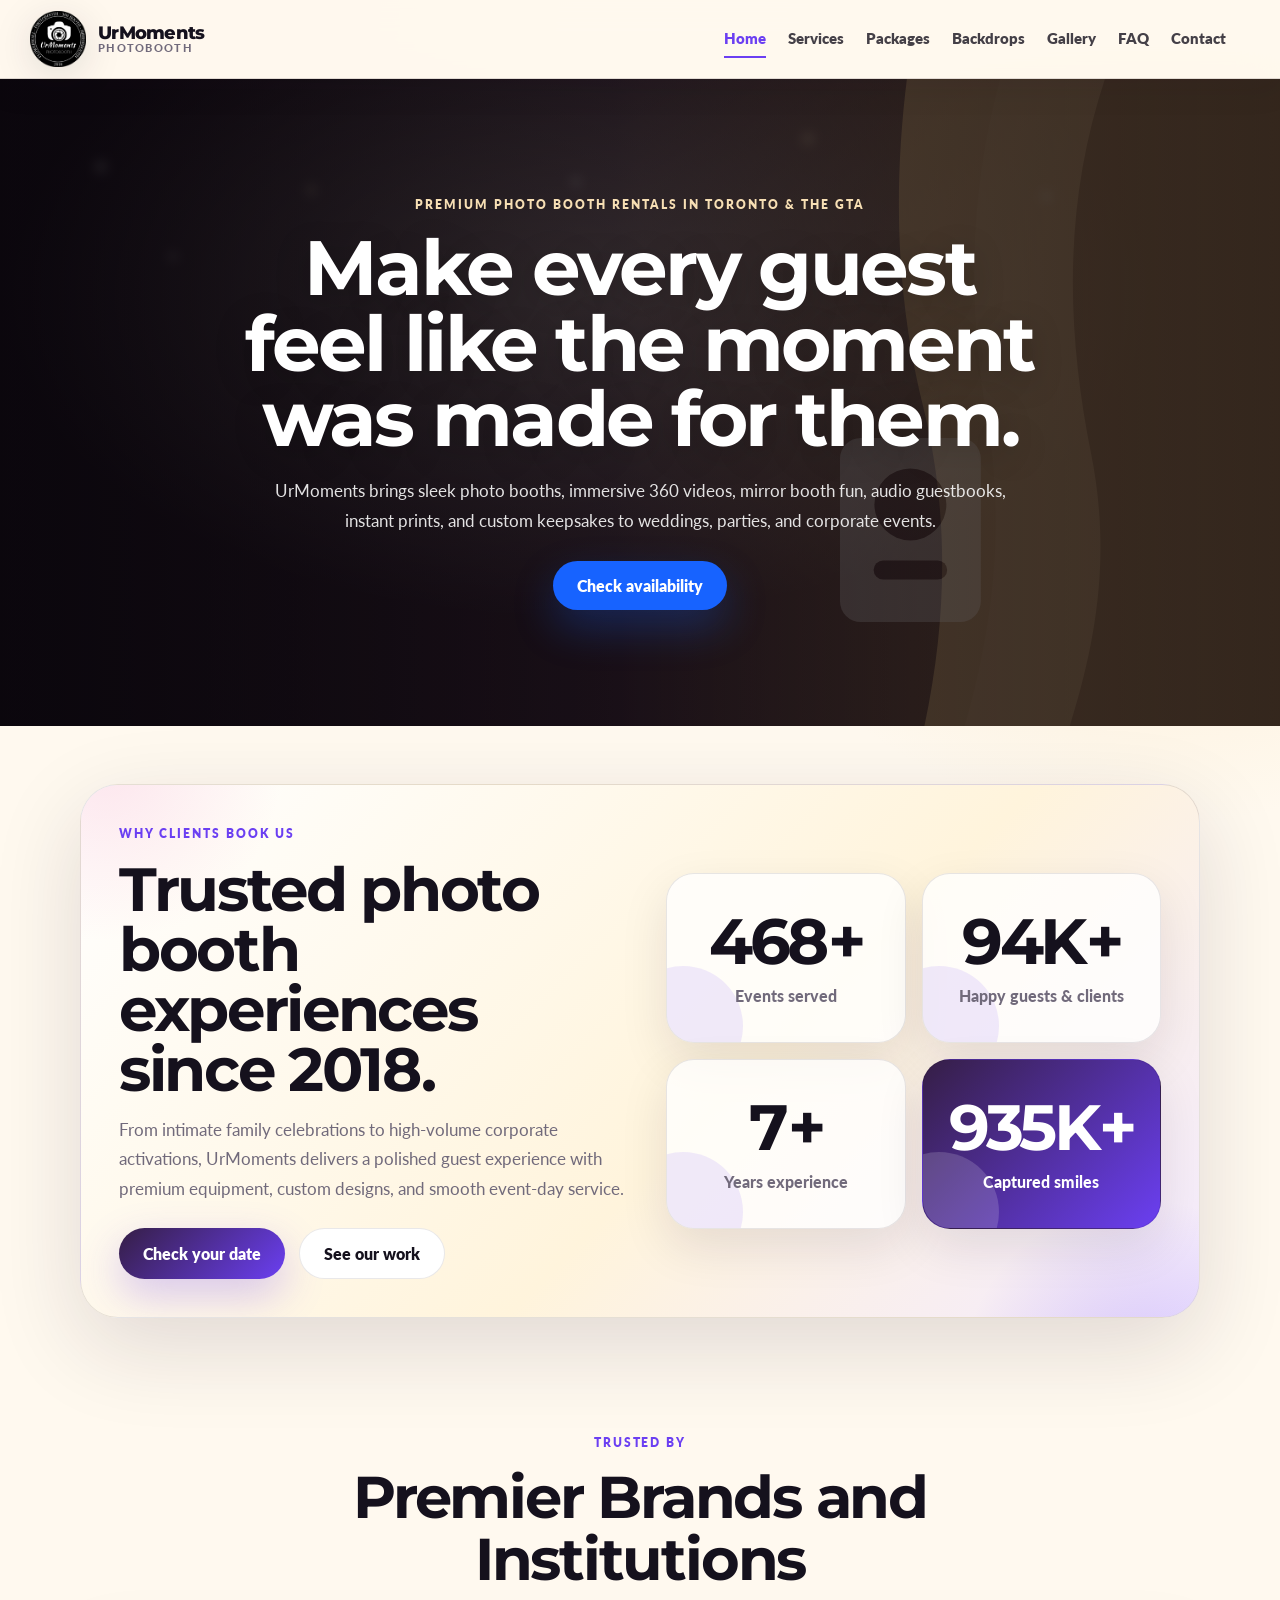
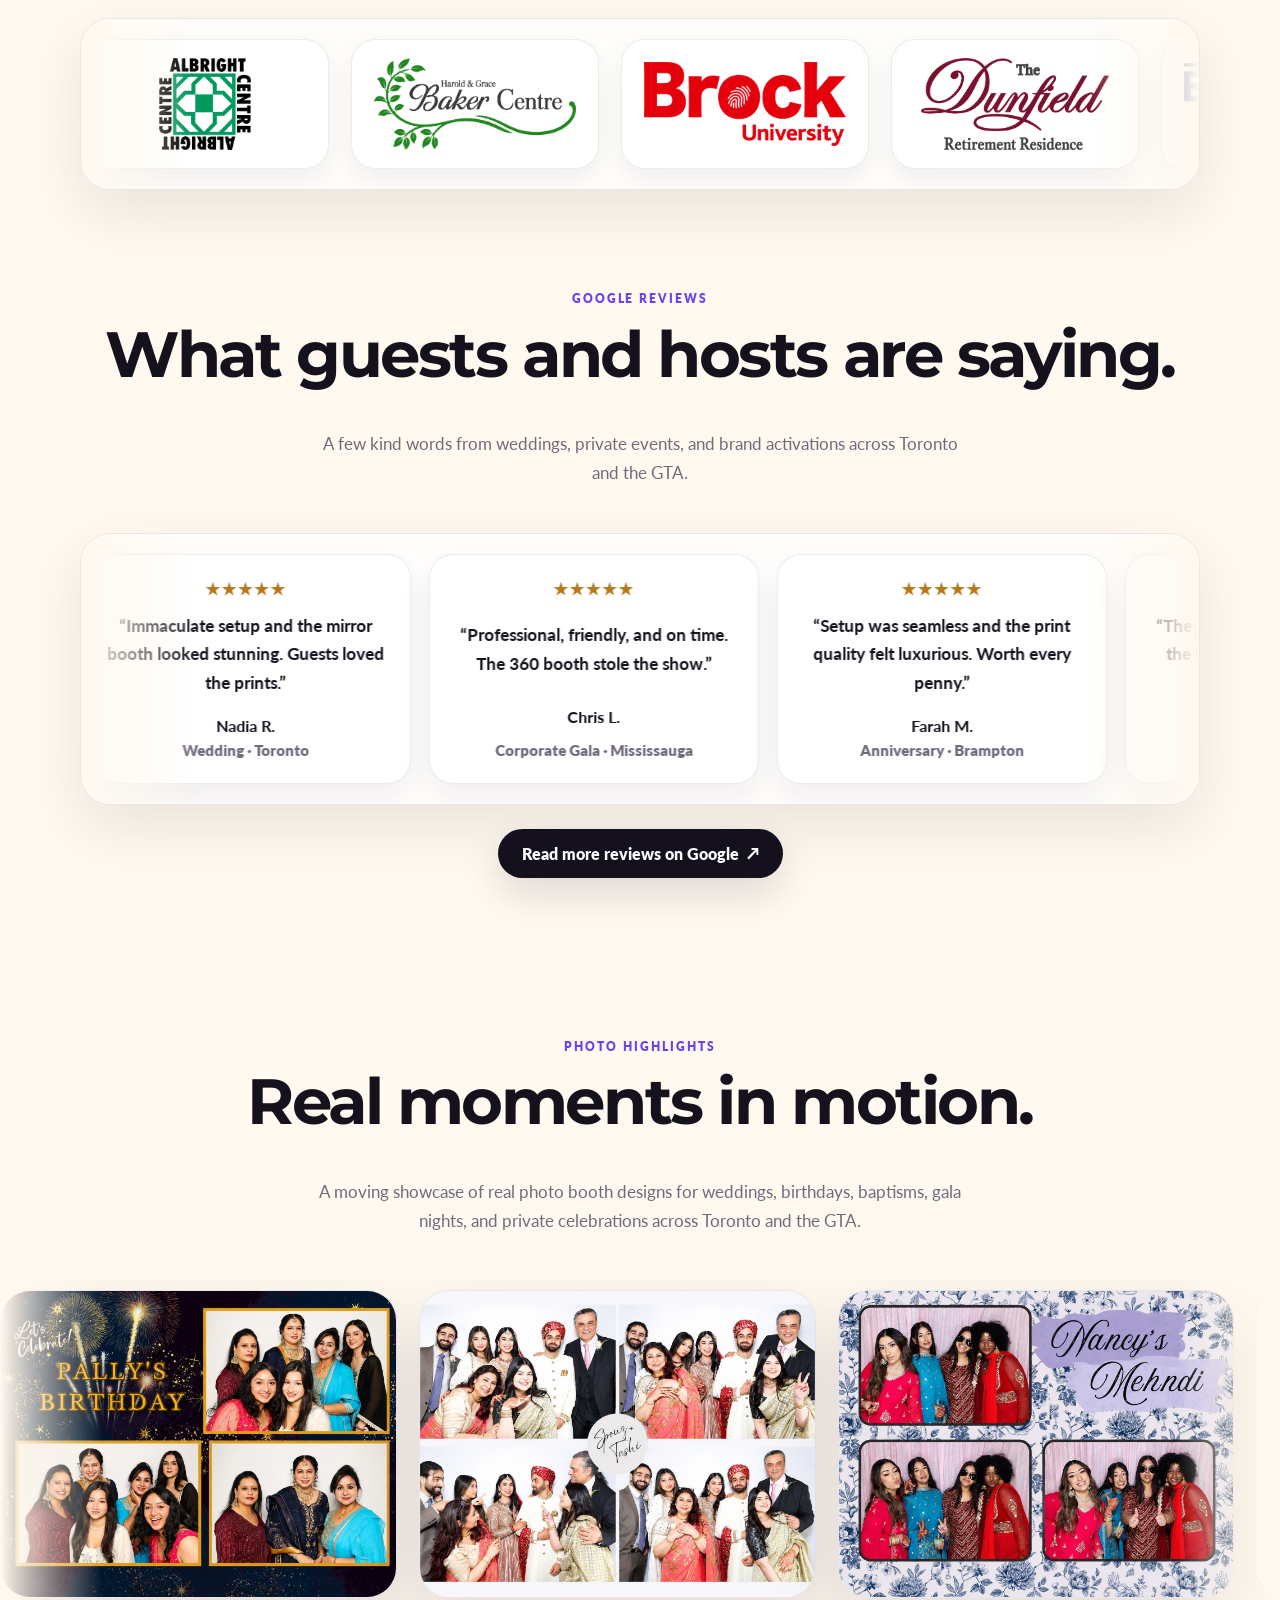
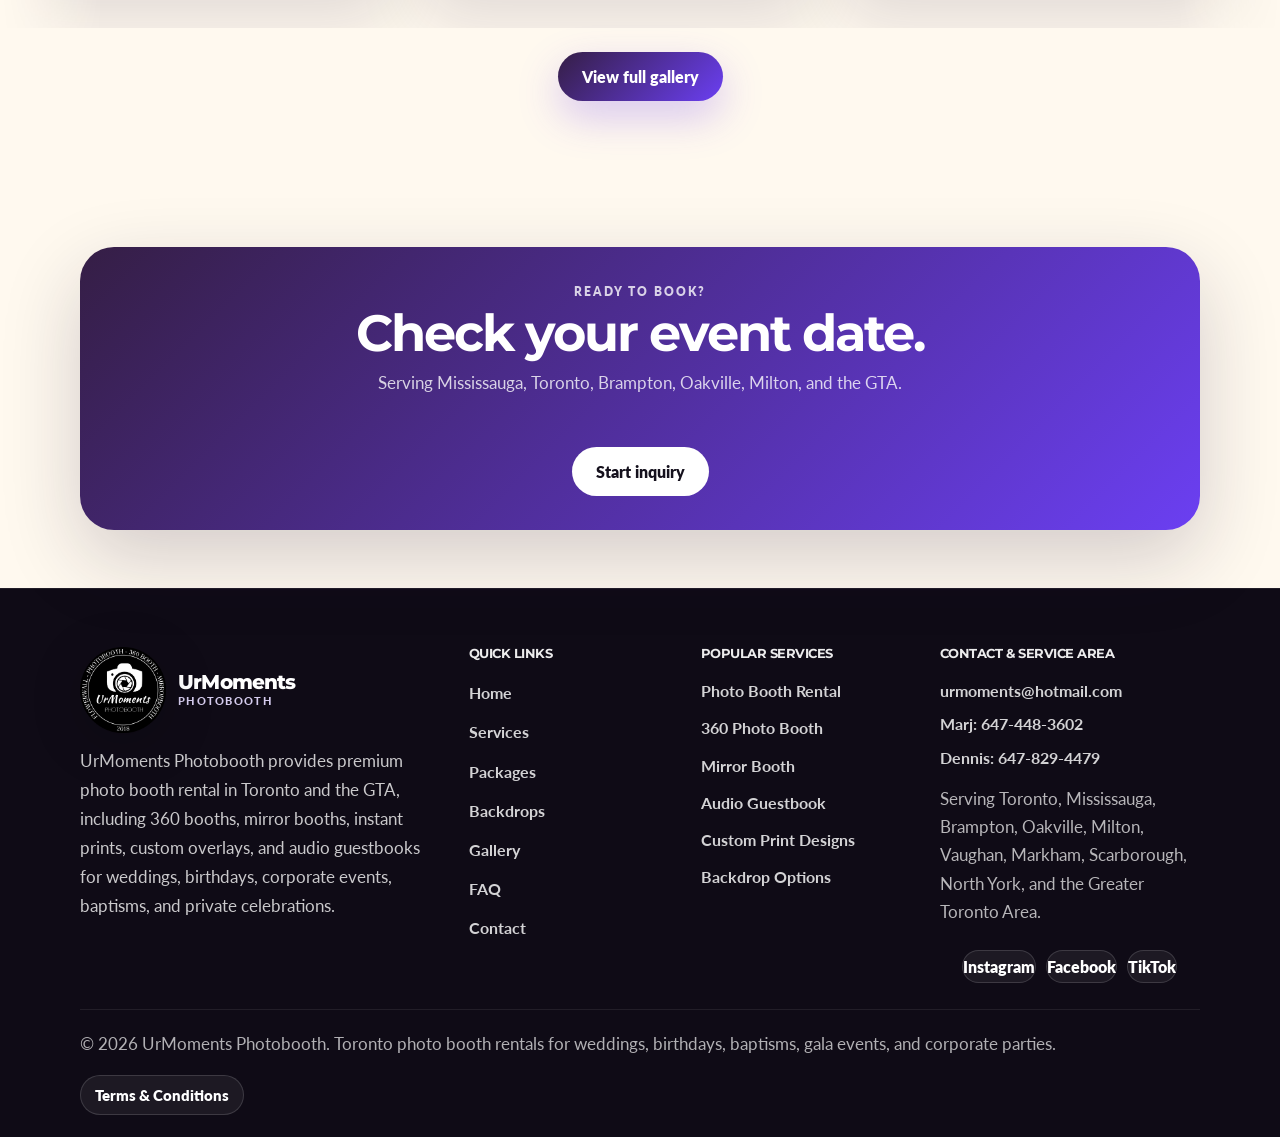
<file: index.html>
<!doctype html>
<html lang="en">
<head>
  <meta charset="utf-8">
  <meta name="viewport" content="width=device-width, initial-scale=1">
  <title>UrMoments Photobooth | Toronto & GTA</title>
  <meta name="description" content="Premium photobooth, mirrorbooth, 360 booth, and audio guestbook rentals across Toronto and the GTA.">
  <link rel="stylesheet" href="styles.css">
  <script type="application/ld+json">
  {
    "@context": "https://schema.org",
    "@type": "LocalBusiness",
    "name": "UrMoments Photobooth",
    "description": "Premium photo booth rental, 360 booth, mirror booth, audio guestbook, instant print, custom overlay, and backdrop services in Toronto and the Greater Toronto Area.",
    "url": "https://www.urmoments.ca/",
    "telephone": "+1-647-448-3602",
    "email": "urmoments@hotmail.com",
    "areaServed": ["Toronto", "Mississauga", "Brampton", "Oakville", "Milton", "Vaughan", "Markham", "Scarborough", "North York", "Greater Toronto Area", "Ontario"],
    "serviceType": ["Photo booth rental", "360 booth rental", "Mirror booth rental", "Audio guestbook", "Event photography booth", "Custom photo booth templates", "Backdrop rentals"]
  }
  </script>
</head>
<body>

<header class="site-header">
  <div class="container header-inner">
    <a class="logo" href="index.html" aria-label="UrMoments Photobooth home"><img class="brand-logo-image" src="assets/brand/urmoments-logo.png" alt="UrMoments Photobooth logo" width="56" height="56"><span class="brand-wordmark"><strong>UrMoments</strong><small>Photobooth</small></span></a>
    <nav class="nav" data-nav><a href="index.html" class="active">Home</a><a href="services.html" class="">Services</a><a href="packages.html" class="">Packages</a><a href="backdrops.html" class="">Backdrops</a><a href="gallery.html" class="">Gallery</a><a href="faq.html" class="">FAQ</a><a href="contact.html" class="">Contact</a></nav>
    <div class="header-actions">
      <button class="menu-toggle" data-menu aria-label="Open navigation">☰</button>
    </div>
  </div>
</header>
<main>

<section class="home-hero cinematic-hero" aria-label="UrMoments premium photo booth hero">
  <div class="container home-hero-content">
    <p class="eyebrow">Premium photo booth rentals in Toronto &amp; the GTA</p>
    <h1>Make every guest feel like the moment was made for them.</h1>
    <p class="lead">UrMoments brings sleek photo booths, immersive 360 videos, mirror booth fun, audio guestbooks, instant prints, and custom keepsakes to weddings, parties, and corporate events.</p>
    <div class="actions"><a class="btn hero-btn" href="https://form.jotform.com/243221273057247" target="_blank" rel="noopener">Check availability</a></div>
  </div>
</section>

<section class="container section why-clients" aria-labelledby="why-clients-title">
  <div class="why-clients-card">
    <div class="why-clients-copy">
      <p class="eyebrow">Why Clients Book Us</p>
      <h2 id="why-clients-title">Trusted photo booth experiences since 2018.</h2>
      <p>From intimate family celebrations to high-volume corporate activations, UrMoments delivers a polished guest experience with premium equipment, custom designs, and smooth event-day service.</p>
      <div class="actions"><a class="btn" href="https://form.jotform.com/243221273057247" target="_blank" rel="noopener">Check your date</a><a class="btn secondary" href="gallery.html">See our work</a></div>
    </div>
    <div class="stats-grid" aria-label="UrMoments experience statistics">
      <article class="stat-card" tabindex="0">
        <strong><span data-count-target="500">0</span><span>+</span></strong>
        <p>Events served</p>
      </article>
      <article class="stat-card" tabindex="0">
        <strong><span data-count-target="100000" data-count-format="compact">0</span><span>+</span></strong>
        <p>Happy guests &amp; clients</p>
      </article>
      <article class="stat-card" tabindex="0">
        <strong><span data-count-target="8">0</span><span>+</span></strong>
        <p>Years experience</p>
      </article>
      <article class="stat-card highlight" tabindex="0">
        <strong><span data-count-target="1000000" data-count-format="compact">0</span><span>+</span></strong>
        <p>Captured smiles</p>
      </article>
    </div>
  </div>
</section>

<section class="container section company-section">
  <div class="section-head brand-showcase-head"><div><p class="eyebrow">Trusted by</p><h2>Premier Brands and Institutions</h2></div></div>
  <div class="logo-carousel" aria-label="Company and institution logo showcase">
    <ul class="logo-track">
      <li class="company-logo-card"><img src="assets/logos/logo-albright-centre.png" alt="Albright Centre logo"></li>
      <li class="company-logo-card"><img src="assets/logos/logo-baker-centre.png" alt="Harold & Grace Baker Centre logo"></li>
      <li class="company-logo-card"><img src="assets/logos/logo-brock-university.png" alt="Brock University logo"></li>
      <li class="company-logo-card"><img src="assets/logos/logo-dunfield-retirement-residence.png" alt="The Dunfield Retirement Residence logo"></li>
      <li class="company-logo-card"><img src="assets/logos/logo-extendicare.png" alt="Extendicare logo"></li>
      <li class="company-logo-card"><img src="assets/logos/logo-fresh-approach.png" alt="The Fresh Approach Real Estate Team logo"></li>
      <li class="company-logo-card"><img src="assets/logos/logo-hello-fresh.png" alt="HelloFresh logo"></li>
      <li class="company-logo-card"><img src="assets/logos/logo-humber.png" alt="Humber logo"></li>
      <li class="company-logo-card"><img src="assets/logos/logo-mcmaster-university.png" alt="McMaster University logo"></li>
      <li class="company-logo-card"><img src="assets/logos/logo-red-bull.png" alt="Red Bull logo"></li>
      <li class="company-logo-card"><img src="assets/logos/logo-scaddabush.png" alt="Scaddabush Italian Kitchen & Bar logo"></li>
      <li class="company-logo-card"><img src="assets/logos/logo-scarborough-health-network.png" alt="Scarborough Health Network logo"></li>
      <li class="company-logo-card"><img src="assets/logos/logo-st-josephs-health-care-foundation.png" alt="St. Joseph's Health Care Foundation logo"></li>
      <li class="company-logo-card"><img src="assets/logos/logo-uhn.png" alt="UHN logo"></li>
      <li class="company-logo-card"><img src="assets/logos/logo-university-of-toronto.png" alt="University of Toronto logo"></li>
      <li class="company-logo-card"><img src="assets/logos/logo-vaughan.png" alt="Vaughan logo"></li>
      <li class="company-logo-card"><img src="assets/logos/logo-york-region.png" alt="York Region logo"></li>
      <li class="company-logo-card"><img src="assets/logos/logo-york-university.png" alt="York University logo"></li>
      <li class="company-logo-card"><img src="assets/logos/logo-albright-centre.png" alt="Albright Centre logo"></li>
      <li class="company-logo-card"><img src="assets/logos/logo-baker-centre.png" alt="Harold & Grace Baker Centre logo"></li>
      <li class="company-logo-card"><img src="assets/logos/logo-brock-university.png" alt="Brock University logo"></li>
      <li class="company-logo-card"><img src="assets/logos/logo-dunfield-retirement-residence.png" alt="The Dunfield Retirement Residence logo"></li>
      <li class="company-logo-card"><img src="assets/logos/logo-extendicare.png" alt="Extendicare logo"></li>
      <li class="company-logo-card"><img src="assets/logos/logo-fresh-approach.png" alt="The Fresh Approach Real Estate Team logo"></li>
      <li class="company-logo-card"><img src="assets/logos/logo-hello-fresh.png" alt="HelloFresh logo"></li>
      <li class="company-logo-card"><img src="assets/logos/logo-humber.png" alt="Humber logo"></li>
      <li class="company-logo-card"><img src="assets/logos/logo-mcmaster-university.png" alt="McMaster University logo"></li>
      <li class="company-logo-card"><img src="assets/logos/logo-red-bull.png" alt="Red Bull logo"></li>
      <li class="company-logo-card"><img src="assets/logos/logo-scaddabush.png" alt="Scaddabush Italian Kitchen & Bar logo"></li>
      <li class="company-logo-card"><img src="assets/logos/logo-scarborough-health-network.png" alt="Scarborough Health Network logo"></li>
      <li class="company-logo-card"><img src="assets/logos/logo-st-josephs-health-care-foundation.png" alt="St. Joseph's Health Care Foundation logo"></li>
      <li class="company-logo-card"><img src="assets/logos/logo-uhn.png" alt="UHN logo"></li>
      <li class="company-logo-card"><img src="assets/logos/logo-university-of-toronto.png" alt="University of Toronto logo"></li>
      <li class="company-logo-card"><img src="assets/logos/logo-vaughan.png" alt="Vaughan logo"></li>
      <li class="company-logo-card"><img src="assets/logos/logo-york-region.png" alt="York Region logo"></li>
      <li class="company-logo-card"><img src="assets/logos/logo-york-university.png" alt="York University logo"></li>
    </ul>
  </div>
</section>

<section class="container section reviews-section" id="reviews">
  <div class="section-head"><div><p class="eyebrow">Google reviews</p><h2>What guests and hosts are saying.</h2></div><p>A few kind words from weddings, private events, and brand activations across Toronto and the GTA.</p></div>
  <div class="review-carousel" aria-label="Google review carousel">
    <ul class="review-track">
      <li class="review-card"><div class="stars" aria-label="5 out of 5 stars">★★★★★</div><p>“Immaculate setup and the mirror booth looked stunning. Guests loved the prints.”</p><strong>Nadia R.</strong><span>Wedding · Toronto</span></li>
      <li class="review-card"><div class="stars" aria-label="5 out of 5 stars">★★★★★</div><p>“Professional, friendly, and on time. The 360 booth stole the show.”</p><strong>Chris L.</strong><span>Corporate Gala · Mississauga</span></li>
      <li class="review-card"><div class="stars" aria-label="5 out of 5 stars">★★★★★</div><p>“Setup was seamless and the print quality felt luxurious. Worth every penny.”</p><strong>Farah M.</strong><span>Anniversary · Brampton</span></li>
      <li class="review-card"><div class="stars" aria-label="5 out of 5 stars">★★★★★</div><p>“They handled everything and kept the line moving. Our guests were obsessed.”</p><strong>Owen P.</strong><span>Holiday Party · Oakville</span></li>
      <li class="review-card"><div class="stars" aria-label="5 out of 5 stars">★★★★★</div><p>“Our brand activation felt premium. The booth matched our aesthetic perfectly.”</p><strong>Jared K.</strong><span>Brand Activation · GTA</span></li>
      <li class="review-card"><div class="stars" aria-label="5 out of 5 stars">★★★★★</div><p>“Smooth setup and teardown. Guests kept lining up all night long.”</p><strong>Priya N.</strong><span>Reception · Downtown TO</span></li>
      <li class="review-card"><div class="stars" aria-label="5 out of 5 stars">★★★★★</div><p>“Immaculate setup and the mirror booth looked stunning. Guests loved the prints.”</p><strong>Nadia R.</strong><span>Wedding · Toronto</span></li>
      <li class="review-card"><div class="stars" aria-label="5 out of 5 stars">★★★★★</div><p>“Professional, friendly, and on time. The 360 booth stole the show.”</p><strong>Chris L.</strong><span>Corporate Gala · Mississauga</span></li>
      <li class="review-card"><div class="stars" aria-label="5 out of 5 stars">★★★★★</div><p>“Setup was seamless and the print quality felt luxurious. Worth every penny.”</p><strong>Farah M.</strong><span>Anniversary · Brampton</span></li>
      <li class="review-card"><div class="stars" aria-label="5 out of 5 stars">★★★★★</div><p>“They handled everything and kept the line moving. Our guests were obsessed.”</p><strong>Owen P.</strong><span>Holiday Party · Oakville</span></li>
      <li class="review-card"><div class="stars" aria-label="5 out of 5 stars">★★★★★</div><p>“Our brand activation felt premium. The booth matched our aesthetic perfectly.”</p><strong>Jared K.</strong><span>Brand Activation · GTA</span></li>
      <li class="review-card"><div class="stars" aria-label="5 out of 5 stars">★★★★★</div><p>“Smooth setup and teardown. Guests kept lining up all night long.”</p><strong>Priya N.</strong><span>Reception · Downtown TO</span></li>
    </ul>
  </div>
  <div class="review-actions"><a class="btn google-btn" href="https://www.google.com/maps/place/UrMoments/@43.6252437,-79.5916702,787m/data=!3m1!1e3!4m8!3m7!1s0x882b397c9b56b3c7:0x80d1c09b508547d4!8m2!3d43.6252398!4d-79.5890953!9m1!1b1!16s%2Fg%2F11srzfkm02?entry=ttu" target="_blank" rel="noopener">Read more reviews on Google</a></div>
</section>

<section class="section home-photo-highlights" aria-label="Moving photo highlights showcase">
  <div class="container section-head centered-head"><div><p class="eyebrow">Photo highlights</p><h2>Real moments in motion.</h2></div><p>A moving showcase of real photo booth designs for weddings, birthdays, baptisms, gala nights, and private celebrations across Toronto and the GTA.</p></div>
  <div class="home-photo-marquee" aria-label="Photo highlight showcase">
    <div class="home-photo-track">
      <figure class="home-photo-card"><img src="assets/photos/home-photo-carousel-01.jpg" alt="Birthday celebration photo booth layout" loading="lazy" decoding="async"><figcaption>Birthday celebration print design</figcaption></figure>
      <figure class="home-photo-card"><img src="assets/photos/home-photo-carousel-02.jpg" alt="Wedding family photo booth layout" loading="lazy" decoding="async"><figcaption>Wedding family keepsake print</figcaption></figure>
      <figure class="home-photo-card"><img src="assets/photos/home-photo-carousel-03.jpg" alt="Mehndi celebration photo booth layout" loading="lazy" decoding="async"><figcaption>Mehndi print design</figcaption></figure>
      <figure class="home-photo-card"><img src="assets/photos/home-photo-carousel-04.jpg" alt="Wedding group photo booth layout" loading="lazy" decoding="async"><figcaption>Wedding guest print</figcaption></figure>
      <figure class="home-photo-card"><img src="assets/photos/home-photo-carousel-05.jpg" alt="Holiday party company photo booth layout" loading="lazy" decoding="async"><figcaption>Holiday party print</figcaption></figure>
      <figure class="home-photo-card"><img src="assets/photos/home-photo-carousel-06.jpg" alt="Elegant black photo booth layout for an event" loading="lazy" decoding="async"><figcaption>Elegant event print</figcaption></figure>
      <figure class="home-photo-card"><img src="assets/photos/home-photo-carousel-07.jpg" alt="18th birthday cherry blossom photo booth layout" loading="lazy" decoding="async"><figcaption>18th birthday print design</figcaption></figure>
      <figure class="home-photo-card"><img src="assets/photos/home-photo-carousel-08.jpg" alt="Quinceanera purple floral photo booth layout" loading="lazy" decoding="async"><figcaption>Quinceañera print design</figcaption></figure>
      <figure class="home-photo-card"><img src="assets/photos/home-photo-carousel-09.jpg" alt="Bat mitzvah under the sea photo booth layout" loading="lazy" decoding="async"><figcaption>Bat mitzvah keepsake print</figcaption></figure>
      <figure class="home-photo-card"><img src="assets/photos/home-photo-carousel-10.jpg" alt="First communion blush floral photo booth layout" loading="lazy" decoding="async"><figcaption>First communion print design</figcaption></figure>
      <figure class="home-photo-card"><img src="assets/photos/home-photo-carousel-11.jpg" alt="60th birthday celebration photo booth layout" loading="lazy" decoding="async"><figcaption>60th birthday photo print</figcaption></figure>
      <figure class="home-photo-card"><img src="assets/photos/home-photo-carousel-12.jpg" alt="Baby baptism blue themed photo booth layout" loading="lazy" decoding="async"><figcaption>Baptism photo print</figcaption></figure>
      <figure class="home-photo-card"><img src="assets/photos/home-photo-carousel-13.jpg" alt="University gala photo booth layout" loading="lazy" decoding="async"><figcaption>Gala event print</figcaption></figure>
      <figure class="home-photo-card"><img src="assets/photos/home-photo-carousel-14.jpg" alt="Wedding party gold sequin photo booth layout" loading="lazy" decoding="async"><figcaption>Wedding party keepsake print</figcaption></figure>
      <figure class="home-photo-card"><img src="assets/photos/home-photo-carousel-01.jpg" alt="Birthday celebration photo booth layout" loading="lazy" decoding="async"><figcaption>Birthday celebration print design</figcaption></figure>
      <figure class="home-photo-card"><img src="assets/photos/home-photo-carousel-02.jpg" alt="Wedding family photo booth layout" loading="lazy" decoding="async"><figcaption>Wedding family keepsake print</figcaption></figure>
      <figure class="home-photo-card"><img src="assets/photos/home-photo-carousel-03.jpg" alt="Mehndi celebration photo booth layout" loading="lazy" decoding="async"><figcaption>Mehndi print design</figcaption></figure>
      <figure class="home-photo-card"><img src="assets/photos/home-photo-carousel-04.jpg" alt="Wedding group photo booth layout" loading="lazy" decoding="async"><figcaption>Wedding guest print</figcaption></figure>
      <figure class="home-photo-card"><img src="assets/photos/home-photo-carousel-05.jpg" alt="Holiday party company photo booth layout" loading="lazy" decoding="async"><figcaption>Holiday party print</figcaption></figure>
      <figure class="home-photo-card"><img src="assets/photos/home-photo-carousel-06.jpg" alt="Elegant black photo booth layout for an event" loading="lazy" decoding="async"><figcaption>Elegant event print</figcaption></figure>
      <figure class="home-photo-card"><img src="assets/photos/home-photo-carousel-07.jpg" alt="18th birthday cherry blossom photo booth layout" loading="lazy" decoding="async"><figcaption>18th birthday print design</figcaption></figure>
      <figure class="home-photo-card"><img src="assets/photos/home-photo-carousel-08.jpg" alt="Quinceanera purple floral photo booth layout" loading="lazy" decoding="async"><figcaption>Quinceañera print design</figcaption></figure>
      <figure class="home-photo-card"><img src="assets/photos/home-photo-carousel-09.jpg" alt="Bat mitzvah under the sea photo booth layout" loading="lazy" decoding="async"><figcaption>Bat mitzvah keepsake print</figcaption></figure>
      <figure class="home-photo-card"><img src="assets/photos/home-photo-carousel-10.jpg" alt="First communion blush floral photo booth layout" loading="lazy" decoding="async"><figcaption>First communion print design</figcaption></figure>
      <figure class="home-photo-card"><img src="assets/photos/home-photo-carousel-11.jpg" alt="60th birthday celebration photo booth layout" loading="lazy" decoding="async"><figcaption>60th birthday photo print</figcaption></figure>
      <figure class="home-photo-card"><img src="assets/photos/home-photo-carousel-12.jpg" alt="Baby baptism blue themed photo booth layout" loading="lazy" decoding="async"><figcaption>Baptism photo print</figcaption></figure>
      <figure class="home-photo-card"><img src="assets/photos/home-photo-carousel-13.jpg" alt="University gala photo booth layout" loading="lazy" decoding="async"><figcaption>Gala event print</figcaption></figure>
      <figure class="home-photo-card"><img src="assets/photos/home-photo-carousel-14.jpg" alt="Wedding party gold sequin photo booth layout" loading="lazy" decoding="async"><figcaption>Wedding party keepsake print</figcaption></figure>
    </div>
  </div>
  <div class="actions"><a class="btn" href="gallery.html">View full gallery</a></div>
</section>

<section class="container section tight">
  <div class="cta simple-cta"><div><p class="eyebrow">Ready to book?</p><h2>Check your event date.</h2><p>Serving Mississauga, Toronto, Brampton, Oakville, Milton, and the GTA.</p></div><div class="actions"><a class="btn light" href="https://form.jotform.com/243221273057247" target="_blank" rel="noopener">Start inquiry</a></div></div>
</section>

</main>

<footer class="footer">
  <div class="container footer-shell">
    <div class="footer-top">
      <div class="footer-brand footer-brand-block">
        <a class="footer-logo" href="index.html" aria-label="UrMoments Photobooth home"><img class="footer-brand-image" src="assets/brand/urmoments-logo.png" alt="UrMoments Photobooth logo" width="86" height="86"><span class="footer-wordmark"><strong>UrMoments</strong><small>Photobooth</small></span></a>
        <p>UrMoments Photobooth provides premium photo booth rental in Toronto and the GTA, including 360 booths, mirror booths, instant prints, custom overlays, and audio guestbooks for weddings, birthdays, corporate events, baptisms, and private celebrations.</p>
      </div>
      <nav class="footer-column" aria-labelledby="footer-links-title">
        <h2 id="footer-links-title">Quick links</h2>
        <a href="index.html">Home</a>
        <a href="services.html">Services</a>
        <a href="packages.html">Packages</a>
        <a href="backdrops.html">Backdrops</a>
        <a href="gallery.html">Gallery</a>
        <a href="faq.html">FAQ</a>
        <a href="contact.html">Contact</a>
      </nav>
      <div class="footer-column" aria-labelledby="footer-services-title">
        <h2 id="footer-services-title">Popular services</h2>
        <a href="services.html">Photo Booth Rental</a>
        <a href="services.html">360 Photo Booth</a>
        <a href="services.html">Mirror Booth</a>
        <a href="services.html">Audio Guestbook</a>
        <a href="gallery.html">Custom Print Designs</a>
        <a href="backdrops.html">Backdrop Options</a>
      </div>
      <div class="footer-column footer-contact" aria-labelledby="footer-contact-title">
        <h2 id="footer-contact-title">Contact &amp; service area</h2>
        <address>
          <a href="mailto:urmoments@hotmail.com">urmoments@hotmail.com</a>
          <a href="tel:+16474483602">Marj: 647-448-3602</a>
          <a href="tel:+16478294479">Dennis: 647-829-4479</a>
          <p>Serving Toronto, Mississauga, Brampton, Oakville, Milton, Vaughan, Markham, Scarborough, North York, and the Greater Toronto Area.</p>
        </address>
        <div class="footer-social-links" aria-label="Social media links">
          <a href="https://www.instagram.com/urmomentsphotobooth" target="_blank" rel="noopener">Instagram</a>
          <a href="https://www.facebook.com/urmomentsphotobooth" target="_blank" rel="noopener">Facebook</a>
          <a href="https://www.tiktok.com/@urmomentsphotobooth" target="_blank" rel="noopener">TikTok</a>
        </div>
      </div>
    </div>
    <div class="footer-bottom">
      <p>© 2026 UrMoments Photobooth. Toronto photo booth rentals for weddings, birthdays, baptisms, gala events, and corporate parties.</p>
      <div class="footer-bottom-links">
        <button class="terms-link" type="button" data-terms-open>Terms &amp; Conditions</button>
      </div>
    </div>
  </div>
</footer>

<div class="terms-modal" data-terms-modal hidden>
  <div class="terms-backdrop" data-terms-close></div>
  <section class="terms-dialog" role="dialog" aria-modal="true" aria-labelledby="terms-title">
    <button class="terms-close" type="button" aria-label="Close Terms & Conditions" data-terms-close>×</button>
    <p class="eyebrow">Terms &amp; Conditions</p>
    <h2 id="terms-title">Terms &amp; Conditions</h2>
    <p class="muted"><strong>Last Updated:</strong> June 2026</p>
    <div class="terms-content">
      <p>Welcome to our website. If you continue to browse and use this website, or book our services, you agree to comply with and be bound by these terms and conditions of use. These terms, together with our privacy policy, govern our relationship with you in relation to this website and our services.</p>
      <p>The term “Company”, “us”, or “we” refers to the owner of the website and business. The term “you” or “Client” refers to the user or viewer of our website, or the person booking our services.</p>
      <h3>1. Booking &amp; Payments</h3>
      <p><strong>Reservation Deposit:</strong> A non-refundable deposit/retainer is required to secure your event date. No booking is confirmed until this deposit is received and a formal contract is signed.</p>
      <p><strong>Final Payment:</strong> The remaining balance is due on the event date.</p>
      <h3>2. Cancellation &amp; Rescheduling</h3>
      <p><strong>Cancellations:</strong> All cancellations must be made in writing. The initial deposit is strictly non-refundable.</p>
      <p><strong>Rescheduling:</strong> If you need to change your event date, you must notify us as soon as possible. We will make every effort to accommodate the new date, subject to equipment and staff availability. A rescheduling fee may apply if changes are made close to the original event date.</p>
      <h3>3. Operations &amp; Space Requirements</h3>
      <p>To ensure the highest quality experience, the Client agrees to provide a minimum designated space, typically 10 feet by 10 feet, on a flat, level surface.</p>
      <p>The Client must provide access to a reliable, dedicated power outlet, 110V, 15-20 amps, within 20 feet of the setup area.</p>
      <p>For outdoor events, complete overhead protection, such as a shelter or tent, is required to shield equipment from direct sunlight, wind, and rain. We reserve the right to shut down operations if weather conditions threaten the safety of guests or equipment.</p>
      <h3>4. Damage to Equipment &amp; Liability</h3>
      <p><strong>Equipment Safety:</strong> The Client accepts full responsibility for any theft, loss, or malicious damage caused to the photobooth, cameras, backdrops, props, or electronics by the Client, their guests, or venue staff during the event.</p>
      <p><strong>Repair Costs:</strong> The Client agrees to pay for the repair or replacement of any damaged equipment incurred during the hire period.</p>
      <p><strong>Injury Liability:</strong> We are not liable for any injury, loss, or damage to persons or property arising from the use of our equipment, except in cases of gross negligence by our staff.</p>
      <h3>5. Model Release &amp; Digital Media</h3>
      <p><strong>Usage Rights:</strong> By using our services, the Client grants us the right to use digital images, videos, and audio captured during the event for promotional material, marketing, social media, and website portfolios.</p>
      <p><strong>Privacy Request:</strong> If you or your guests prefer that certain media not be shared publicly, please notify us in writing prior to the event.</p>
      <p><strong>Digital Galleries:</strong> While we provide digital access to event media, including online galleries and downloads, we cannot guarantee indefinite storage. Clients are encouraged to download and back up their media promptly upon delivery.</p>
      <h3>6. Website Use &amp; Intellectual Property</h3>
      <p>The content of this website is for general information and use only. It is subject to change without notice.</p>
      <p>This website contains material owned by or licensed to us, including design, layout, look, appearance, graphics, and text. Reproduction is prohibited other than in accordance with the copyright notice.</p>
      <h3>7. Limitation of Liability</h3>
      <p>If we are unable to provide a functional photobooth for your event due to unforeseen circumstances, including equipment failure, transport delays, severe weather, or illness, our liability is strictly limited to a total refund of all monies paid by the Client for that specific booking. We will not be liable for consequential damages or indirect losses.</p>
      <h3>8. Governing Law</h3>
      <p>These terms and conditions are governed by and construed in accordance with the local laws of our business registration jurisdiction. Any disputes relating to these terms will be subject to the exclusive jurisdiction of its courts.</p>
    </div>
  </section>
</div>

<script src="script.js"></script>
</body>
</html>
</file>
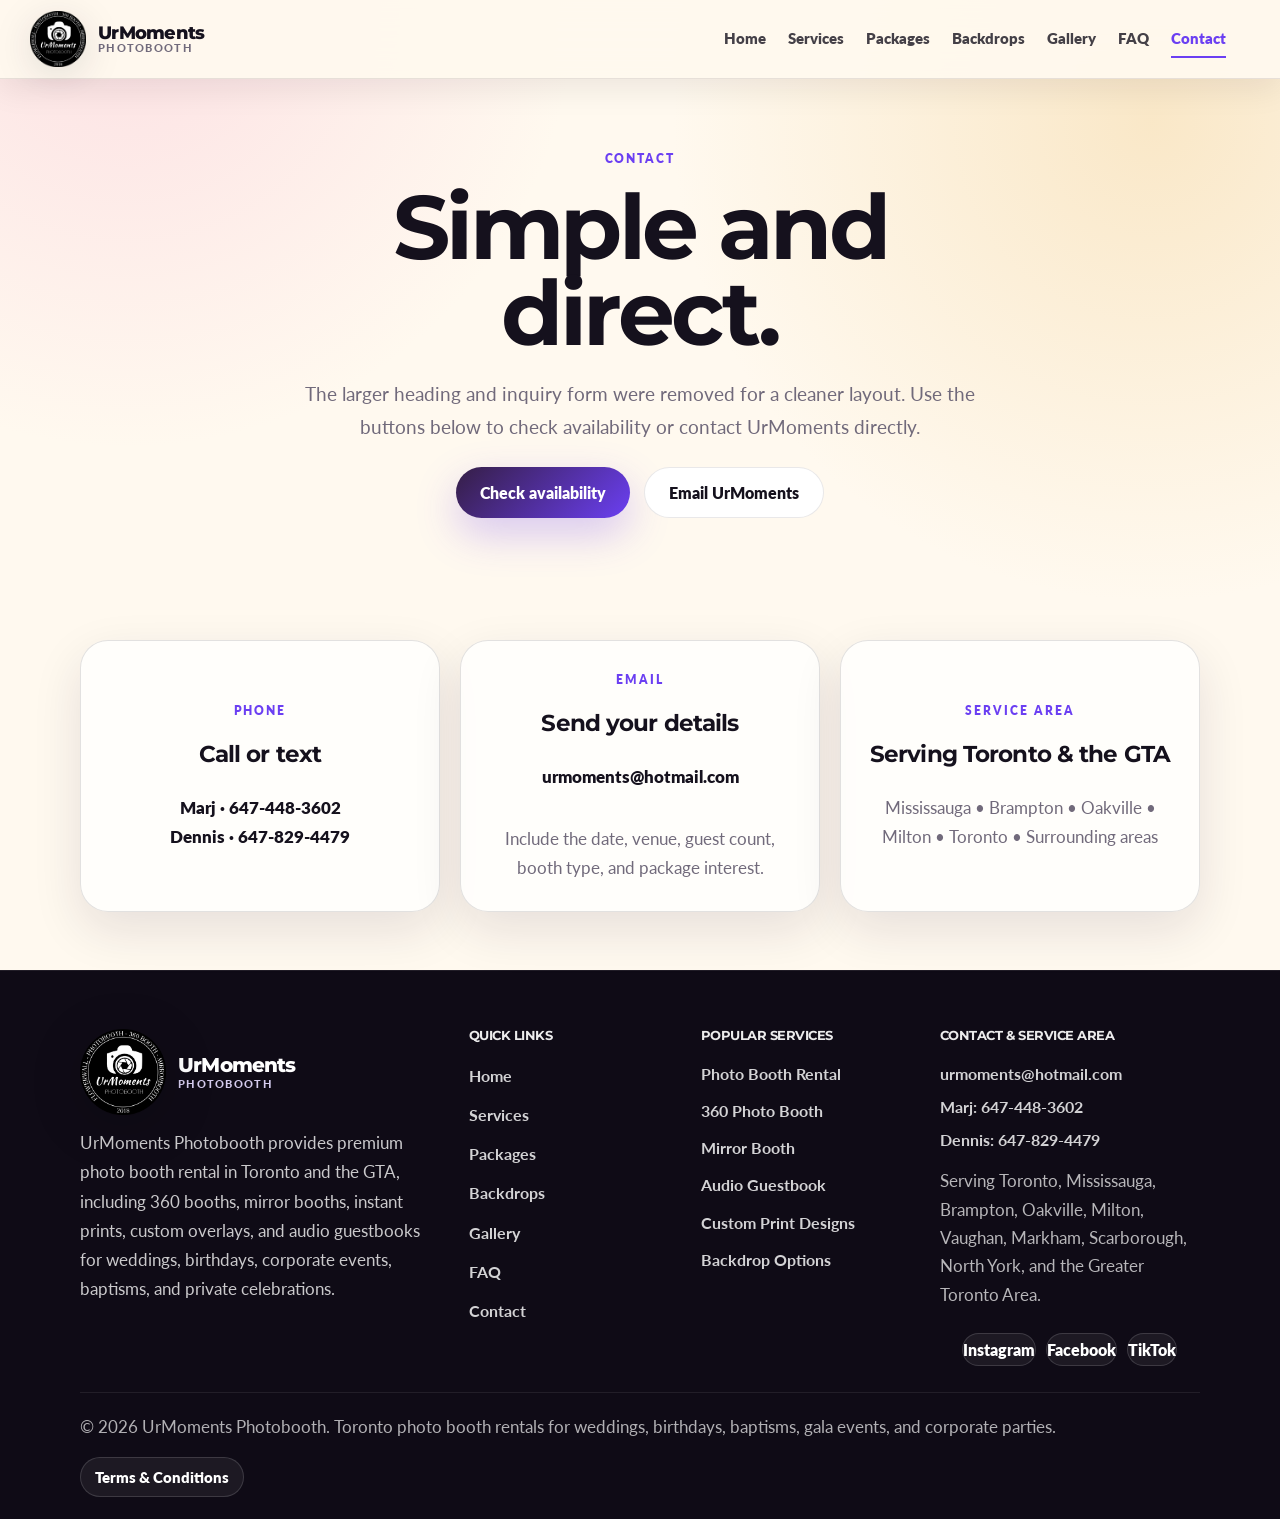
<file: contact.html>
<!doctype html>
<html lang="en">
<head>
  <meta charset="utf-8">
  <meta name="viewport" content="width=device-width, initial-scale=1">
  <title>Contact | UrMoments Photobooth</title>
  <meta name="description" content="Check availability and request a quote for photo booth rentals in Toronto and the GTA.">
  <link rel="stylesheet" href="styles.css">
  <script type="application/ld+json">
  {
    "@context": "https://schema.org",
    "@type": "LocalBusiness",
    "name": "UrMoments Photobooth",
    "description": "Premium photo booth rental, 360 booth, mirror booth, audio guestbook, instant print, custom overlay, and backdrop services in Toronto and the Greater Toronto Area.",
    "url": "https://www.urmoments.ca/",
    "telephone": "+1-647-448-3602",
    "email": "urmoments@hotmail.com",
    "areaServed": ["Toronto", "Mississauga", "Brampton", "Oakville", "Milton", "Vaughan", "Markham", "Scarborough", "North York", "Greater Toronto Area", "Ontario"],
    "serviceType": ["Photo booth rental", "360 booth rental", "Mirror booth rental", "Audio guestbook", "Event photography booth", "Custom photo booth templates", "Backdrop rentals"]
  }
  </script>
</head>
<body>

<header class="site-header">
  <div class="container header-inner">
    <a class="logo" href="index.html" aria-label="UrMoments Photobooth home"><img class="brand-logo-image" src="assets/brand/urmoments-logo.png" alt="UrMoments Photobooth logo" width="56" height="56"><span class="brand-wordmark"><strong>UrMoments</strong><small>Photobooth</small></span></a>
    <nav class="nav" data-nav><a href="index.html" class="">Home</a><a href="services.html" class="">Services</a><a href="packages.html" class="">Packages</a><a href="backdrops.html" class="">Backdrops</a><a href="gallery.html" class="">Gallery</a><a href="faq.html" class="">FAQ</a><a href="contact.html" class="active">Contact</a></nav>
    <div class="header-actions">
      <button class="menu-toggle" data-menu aria-label="Open navigation">☰</button>
    </div>
  </div>
</header>
<main>

<section class="container hero compact contact-simple-hero">
  <div>
    <p class="eyebrow">Contact</p>
    <h1>Simple and direct.</h1>
    <p class="lead">The larger heading and inquiry form were removed for a cleaner layout. Use the buttons below to check availability or contact UrMoments directly.</p>
    <div class="actions"><a class="btn" href="https://form.jotform.com/243221273057247" target="_blank" rel="noopener">Check availability</a><a class="btn secondary" href="mailto:urmoments@hotmail.com">Email UrMoments</a></div>
  </div>
</section>

<section class="container section tight">
  <div class="contact-simple-grid">
    <article class="card contact-simple-card">
      <p class="eyebrow">Phone</p>
      <h3>Call or text</h3>
      <p><a href="tel:+16474483602">Marj · 647-448-3602</a><br><a href="tel:+16478294479">Dennis · 647-829-4479</a></p>
    </article>
    <article class="card contact-simple-card">
      <p class="eyebrow">Email</p>
      <h3>Send your details</h3>
      <p><a href="mailto:urmoments@hotmail.com">urmoments@hotmail.com</a></p>
      <p class="muted">Include the date, venue, guest count, booth type, and package interest.</p>
    </article>
    <article class="card contact-simple-card">
      <p class="eyebrow">Service area</p>
      <h3>Serving Toronto &amp; the GTA</h3>
      <p>Mississauga • Brampton • Oakville • Milton • Toronto • Surrounding areas</p>
    </article>
  </div>
</section>

</main>

<footer class="footer">
  <div class="container footer-shell">
    <div class="footer-top">
      <div class="footer-brand footer-brand-block">
        <a class="footer-logo" href="index.html" aria-label="UrMoments Photobooth home"><img class="footer-brand-image" src="assets/brand/urmoments-logo.png" alt="UrMoments Photobooth logo" width="86" height="86"><span class="footer-wordmark"><strong>UrMoments</strong><small>Photobooth</small></span></a>
        <p>UrMoments Photobooth provides premium photo booth rental in Toronto and the GTA, including 360 booths, mirror booths, instant prints, custom overlays, and audio guestbooks for weddings, birthdays, corporate events, baptisms, and private celebrations.</p>
      </div>
      <nav class="footer-column" aria-labelledby="footer-links-title">
        <h2 id="footer-links-title">Quick links</h2>
        <a href="index.html">Home</a>
        <a href="services.html">Services</a>
        <a href="packages.html">Packages</a>
        <a href="backdrops.html">Backdrops</a>
        <a href="gallery.html">Gallery</a>
        <a href="faq.html">FAQ</a>
        <a href="contact.html">Contact</a>
      </nav>
      <div class="footer-column" aria-labelledby="footer-services-title">
        <h2 id="footer-services-title">Popular services</h2>
        <a href="services.html">Photo Booth Rental</a>
        <a href="services.html">360 Photo Booth</a>
        <a href="services.html">Mirror Booth</a>
        <a href="services.html">Audio Guestbook</a>
        <a href="gallery.html">Custom Print Designs</a>
        <a href="backdrops.html">Backdrop Options</a>
      </div>
      <div class="footer-column footer-contact" aria-labelledby="footer-contact-title">
        <h2 id="footer-contact-title">Contact &amp; service area</h2>
        <address>
          <a href="mailto:urmoments@hotmail.com">urmoments@hotmail.com</a>
          <a href="tel:+16474483602">Marj: 647-448-3602</a>
          <a href="tel:+16478294479">Dennis: 647-829-4479</a>
          <p>Serving Toronto, Mississauga, Brampton, Oakville, Milton, Vaughan, Markham, Scarborough, North York, and the Greater Toronto Area.</p>
        </address>
        <div class="footer-social-links" aria-label="Social media links">
          <a href="https://www.instagram.com/urmomentsphotobooth" target="_blank" rel="noopener">Instagram</a>
          <a href="https://www.facebook.com/urmomentsphotobooth" target="_blank" rel="noopener">Facebook</a>
          <a href="https://www.tiktok.com/@urmomentsphotobooth" target="_blank" rel="noopener">TikTok</a>
        </div>
      </div>
    </div>
    <div class="footer-bottom">
      <p>© 2026 UrMoments Photobooth. Toronto photo booth rentals for weddings, birthdays, baptisms, gala events, and corporate parties.</p>
      <div class="footer-bottom-links">
        <button class="terms-link" type="button" data-terms-open>Terms &amp; Conditions</button>
      </div>
    </div>
  </div>
</footer>

<div class="terms-modal" data-terms-modal hidden>
  <div class="terms-backdrop" data-terms-close></div>
  <section class="terms-dialog" role="dialog" aria-modal="true" aria-labelledby="terms-title">
    <button class="terms-close" type="button" aria-label="Close Terms & Conditions" data-terms-close>×</button>
    <p class="eyebrow">Terms &amp; Conditions</p>
    <h2 id="terms-title">Terms &amp; Conditions</h2>
    <p class="muted"><strong>Last Updated:</strong> June 2026</p>
    <div class="terms-content">
      <p>Welcome to our website. If you continue to browse and use this website, or book our services, you agree to comply with and be bound by these terms and conditions of use. These terms, together with our privacy policy, govern our relationship with you in relation to this website and our services.</p>
      <p>The term “Company”, “us”, or “we” refers to the owner of the website and business. The term “you” or “Client” refers to the user or viewer of our website, or the person booking our services.</p>
      <h3>1. Booking &amp; Payments</h3>
      <p><strong>Reservation Deposit:</strong> A non-refundable deposit/retainer is required to secure your event date. No booking is confirmed until this deposit is received and a formal contract is signed.</p>
      <p><strong>Final Payment:</strong> The remaining balance is due on the event date.</p>
      <h3>2. Cancellation &amp; Rescheduling</h3>
      <p><strong>Cancellations:</strong> All cancellations must be made in writing. The initial deposit is strictly non-refundable.</p>
      <p><strong>Rescheduling:</strong> If you need to change your event date, you must notify us as soon as possible. We will make every effort to accommodate the new date, subject to equipment and staff availability. A rescheduling fee may apply if changes are made close to the original event date.</p>
      <h3>3. Operations &amp; Space Requirements</h3>
      <p>To ensure the highest quality experience, the Client agrees to provide a minimum designated space, typically 10 feet by 10 feet, on a flat, level surface.</p>
      <p>The Client must provide access to a reliable, dedicated power outlet, 110V, 15-20 amps, within 20 feet of the setup area.</p>
      <p>For outdoor events, complete overhead protection, such as a shelter or tent, is required to shield equipment from direct sunlight, wind, and rain. We reserve the right to shut down operations if weather conditions threaten the safety of guests or equipment.</p>
      <h3>4. Damage to Equipment &amp; Liability</h3>
      <p><strong>Equipment Safety:</strong> The Client accepts full responsibility for any theft, loss, or malicious damage caused to the photobooth, cameras, backdrops, props, or electronics by the Client, their guests, or venue staff during the event.</p>
      <p><strong>Repair Costs:</strong> The Client agrees to pay for the repair or replacement of any damaged equipment incurred during the hire period.</p>
      <p><strong>Injury Liability:</strong> We are not liable for any injury, loss, or damage to persons or property arising from the use of our equipment, except in cases of gross negligence by our staff.</p>
      <h3>5. Model Release &amp; Digital Media</h3>
      <p><strong>Usage Rights:</strong> By using our services, the Client grants us the right to use digital images, videos, and audio captured during the event for promotional material, marketing, social media, and website portfolios.</p>
      <p><strong>Privacy Request:</strong> If you or your guests prefer that certain media not be shared publicly, please notify us in writing prior to the event.</p>
      <p><strong>Digital Galleries:</strong> While we provide digital access to event media, including online galleries and downloads, we cannot guarantee indefinite storage. Clients are encouraged to download and back up their media promptly upon delivery.</p>
      <h3>6. Website Use &amp; Intellectual Property</h3>
      <p>The content of this website is for general information and use only. It is subject to change without notice.</p>
      <p>This website contains material owned by or licensed to us, including design, layout, look, appearance, graphics, and text. Reproduction is prohibited other than in accordance with the copyright notice.</p>
      <h3>7. Limitation of Liability</h3>
      <p>If we are unable to provide a functional photobooth for your event due to unforeseen circumstances, including equipment failure, transport delays, severe weather, or illness, our liability is strictly limited to a total refund of all monies paid by the Client for that specific booking. We will not be liable for consequential damages or indirect losses.</p>
      <h3>8. Governing Law</h3>
      <p>These terms and conditions are governed by and construed in accordance with the local laws of our business registration jurisdiction. Any disputes relating to these terms will be subject to the exclusive jurisdiction of its courts.</p>
    </div>
  </section>
</div>

<script src="script.js"></script>
</body>
</html>
</file>
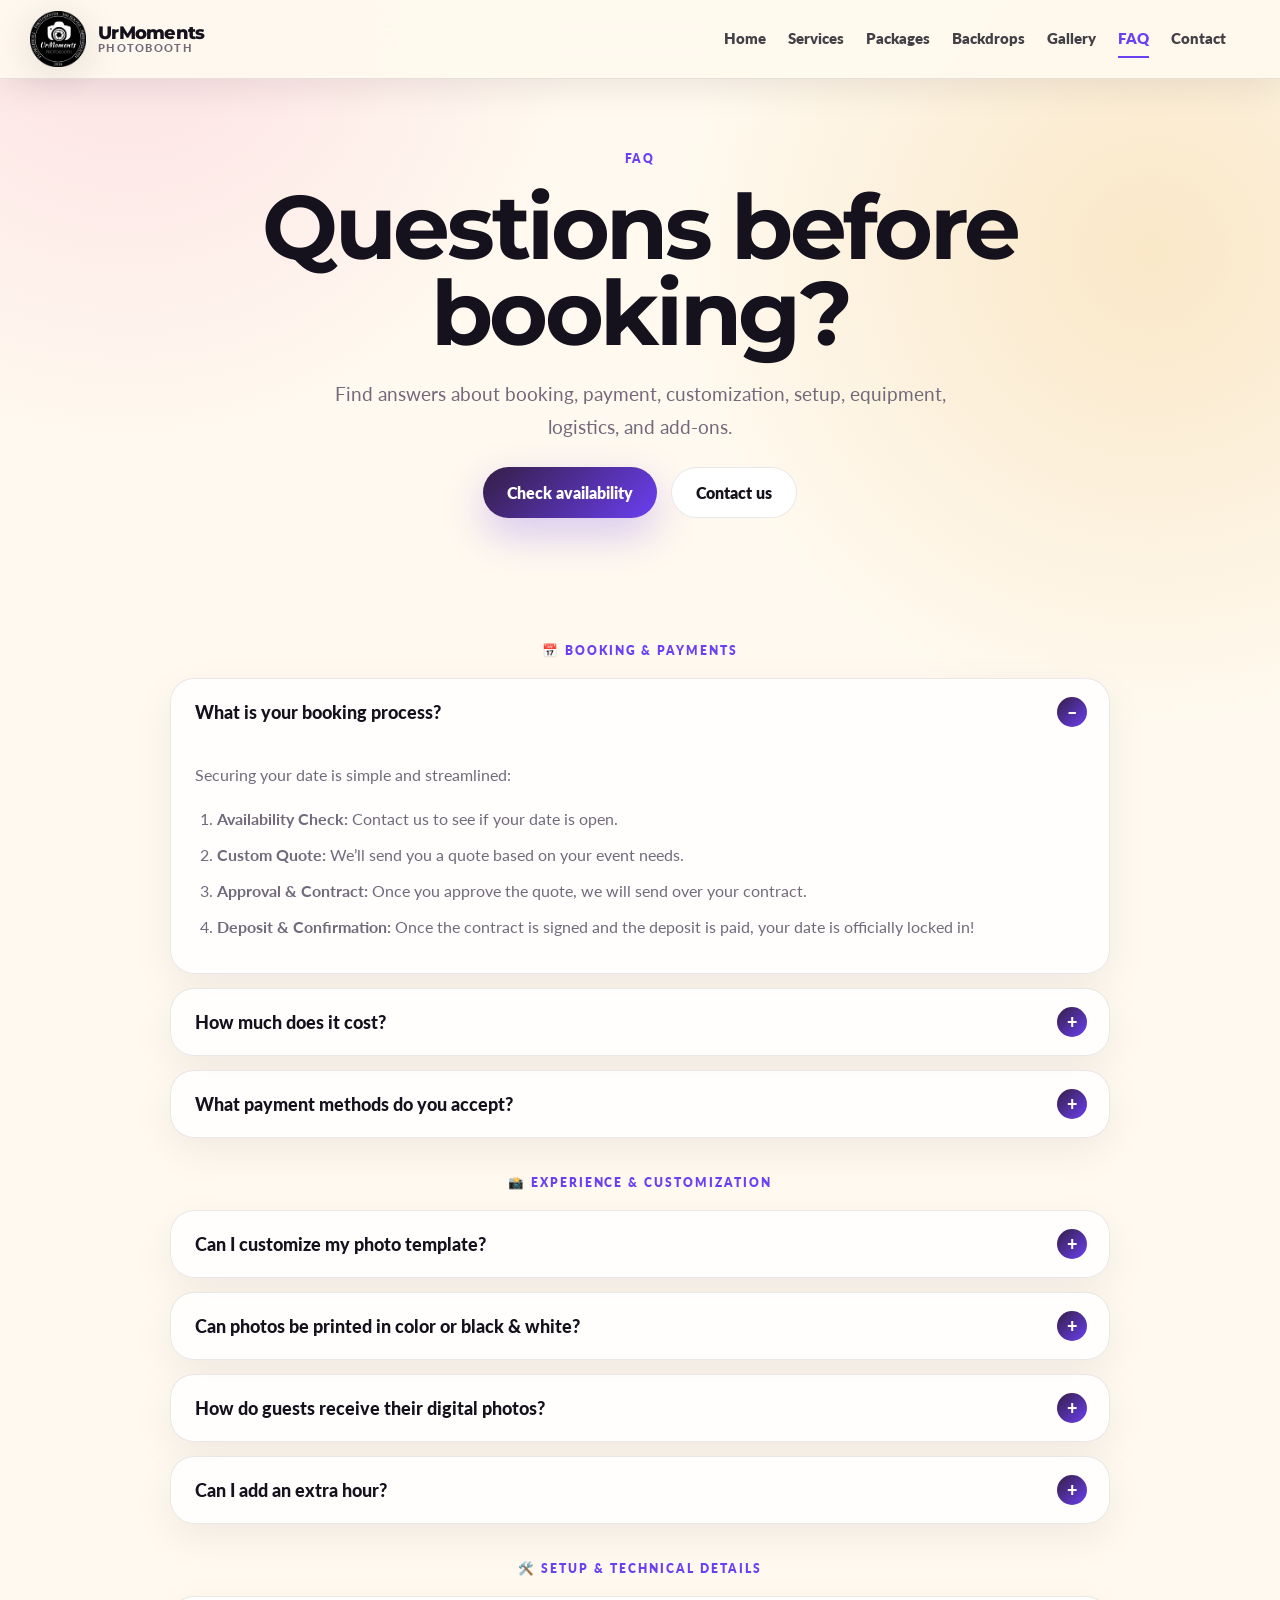
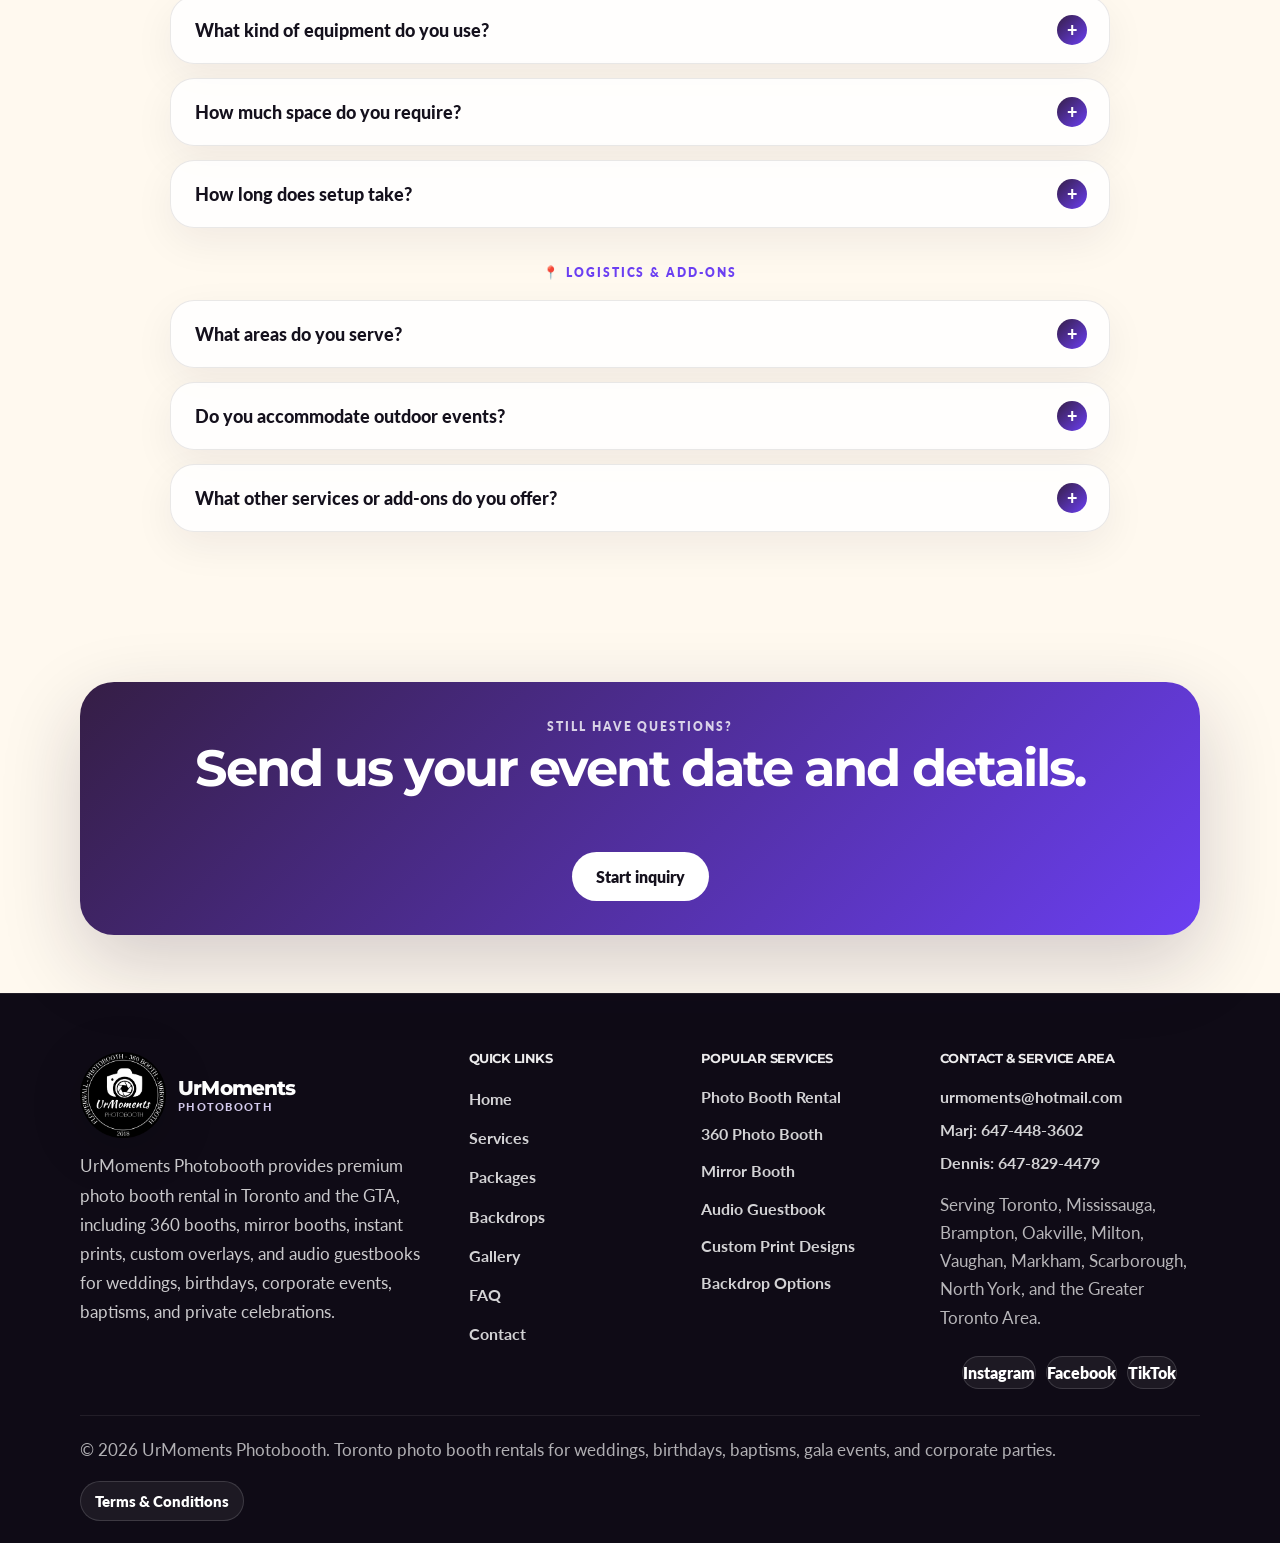
<file: faq.html>
<!doctype html>
<html lang="en">
<head>
  <meta charset="utf-8">
  <meta name="viewport" content="width=device-width, initial-scale=1">
  <title>FAQ | UrMoments Photobooth</title>
  <meta name="description" content="Frequently asked questions about UrMoments booking, payments, customization, setup, logistics, and add-ons.">
  <link rel="stylesheet" href="styles.css">
  <script type="application/ld+json">
  {
    "@context": "https://schema.org",
    "@type": "LocalBusiness",
    "name": "UrMoments Photobooth",
    "description": "Premium photo booth rental, 360 booth, mirror booth, audio guestbook, instant print, custom overlay, and backdrop services in Toronto and the Greater Toronto Area.",
    "url": "https://www.urmoments.ca/",
    "telephone": "+1-647-448-3602",
    "email": "urmoments@hotmail.com",
    "areaServed": ["Toronto", "Mississauga", "Brampton", "Oakville", "Milton", "Vaughan", "Markham", "Scarborough", "North York", "Greater Toronto Area", "Ontario"],
    "serviceType": ["Photo booth rental", "360 booth rental", "Mirror booth rental", "Audio guestbook", "Event photography booth", "Custom photo booth templates", "Backdrop rentals"]
  }
  </script>
</head>
<body>

<header class="site-header">
  <div class="container header-inner">
    <a class="logo" href="index.html" aria-label="UrMoments Photobooth home"><img class="brand-logo-image" src="assets/brand/urmoments-logo.png" alt="UrMoments Photobooth logo" width="56" height="56"><span class="brand-wordmark"><strong>UrMoments</strong><small>Photobooth</small></span></a>
    <nav class="nav" data-nav><a href="index.html" class="">Home</a><a href="services.html" class="">Services</a><a href="packages.html" class="">Packages</a><a href="backdrops.html" class="">Backdrops</a><a href="gallery.html" class="">Gallery</a><a href="faq.html" class="active">FAQ</a><a href="contact.html" class="">Contact</a></nav>
    <div class="header-actions">
      <button class="menu-toggle" data-menu aria-label="Open navigation">☰</button>
    </div>
  </div>
</header>

<main>
<section class="container hero compact faq-hero">
  <div>
    <p class="eyebrow">FAQ</p>
    <h1>Questions before booking?</h1>
    <p class="lead">Find answers about booking, payment, customization, setup, equipment, logistics, and add-ons.</p>
    <div class="actions"><a class="btn" href="https://form.jotform.com/243221273057247" target="_blank" rel="noopener">Check availability</a><a class="btn secondary" href="contact.html">Contact us</a></div>
  </div>
</section>

<section class="container section tight faq-section">
  <div class="faq-group">
    <p class="eyebrow">📅 Booking &amp; Payments</p>

    <details class="faq-item" open>
      <summary>What is your booking process?</summary>
      <div class="faq-answer">
        <p>Securing your date is simple and streamlined:</p>
        <ol>
          <li><strong>Availability Check:</strong> Contact us to see if your date is open.</li>
          <li><strong>Custom Quote:</strong> We’ll send you a quote based on your event needs.</li>
          <li><strong>Approval &amp; Contract:</strong> Once you approve the quote, we will send over your contract.</li>
          <li><strong>Deposit &amp; Confirmation:</strong> Once the contract is signed and the deposit is paid, your date is officially locked in!</li>
        </ol>
      </div>
    </details>

    <details class="faq-item">
      <summary>How much does it cost?</summary>
      <div class="faq-answer"><p>Our packages start at $249 for a 2-hour Digital-Only package. We also offer a popular Special Promo for $299, which includes 2hrs of service with both Digital &amp; Prints.</p></div>
    </details>

    <details class="faq-item">
      <summary>What payment methods do you accept?</summary>
      <div class="faq-answer"><p>We accept Cash and Interac e-Transfer.</p></div>
    </details>
  </div>

  <div class="faq-group">
    <p class="eyebrow">📸 Experience &amp; Customization</p>

    <details class="faq-item">
      <summary>Can I customize my photo template?</summary>
      <div class="faq-answer"><p>Absolutely! You are welcome to design your own template or overlay. We will be able to provide you a Canva link with samples.</p></div>
    </details>

    <details class="faq-item">
      <summary>Can photos be printed in color or black &amp; white?</summary>
      <div class="faq-answer"><p>Yes, you can choose between vibrant full color or classic, timeless black and white.</p></div>
    </details>

    <details class="faq-item">
      <summary>How do guests receive their digital photos?</summary>
      <div class="faq-answer"><p>We host all photos and videos in a secure, private online gallery dedicated to your event. Guests can access, download, and share their media directly from the gallery, which remains active for three months after your event.</p></div>
    </details>

    <details class="faq-item">
      <summary>Can I add an extra hour?</summary>
      <div class="faq-answer"><p>Yes, of course, as long as there is no conflict with our next event for that day, if there is any.</p></div>
    </details>
  </div>

  <div class="faq-group">
    <p class="eyebrow">🛠️ Setup &amp; Technical Details</p>

    <details class="faq-item">
      <summary>What kind of equipment do you use?</summary>
      <div class="faq-answer"><p>We believe in studio-quality results. Unlike setups that rely on iPads, our photo booths and mirror booths are powered by high-performance Intel i7 processors and paired with professional Canon R50 Mirrorless Cameras to deliver crisp, stunning images that outshine older DSLR setups.</p></div>
    </details>

    <details class="faq-item">
      <summary>How much space do you require?</summary>
      <div class="faq-answer">
        <ul>
          <li><strong>Standard Photo/Mirror Booths:</strong> We require a 10' x 10' footprint but can accommodate spaces as small as 6' x 6'.</li>
          <li><strong>360 Video Booth:</strong> We require a minimum footprint of 12' x 12' to ensure maximum safety and room for guests to enjoy.</li>
        </ul>
      </div>
    </details>

    <details class="faq-item">
      <summary>How long does setup take?</summary>
      <div class="faq-answer"><p>It takes our team approximately 45 minutes to fully set up and test the equipment. We always arrive early to ensure everything is ready before your start time.</p></div>
    </details>
  </div>

  <div class="faq-group">
    <p class="eyebrow">📍 Logistics &amp; Add-Ons</p>

    <details class="faq-item">
      <summary>What areas do you serve?</summary>
      <div class="faq-answer"><p>We proudly serve clients anywhere in Ontario!</p></div>
    </details>

    <details class="faq-item">
      <summary>Do you accommodate outdoor events?</summary>
      <div class="faq-answer"><p>Yes, we love outdoor celebrations! To protect the high-end equipment, we just require a completely covered area, such as a tent or canopy, a flat/leveled surface or ground, and access to a reliable power source.</p></div>
    </details>

    <details class="faq-item">
      <summary>What other services or add-ons do you offer?</summary>
      <div class="faq-answer">
        <p>We love taking events to the next level. You can enhance your experience with:</p>
        <ul>
          <li>📞 Audio Guestbooks for heartfelt voice messages</li>
          <li>🔑 Custom Photo Keychains, the perfect personalized favor</li>
          <li>✨ Cold Sparklers &amp; Ice Fog Effects for a spectacular grand entrance or first dance</li>
        </ul>
      </div>
    </details>
  </div>
</section>

<section class="container section tight">
  <div class="cta simple-cta"><div><p class="eyebrow">Still have questions?</p><h2>Send us your event date and details.</h2></div><div class="actions"><a class="btn light" href="https://form.jotform.com/243221273057247" target="_blank" rel="noopener">Start inquiry</a></div></div>
</section>
</main>

<footer class="footer">
  <div class="container footer-shell">
    <div class="footer-top">
      <div class="footer-brand footer-brand-block">
        <a class="footer-logo" href="index.html" aria-label="UrMoments Photobooth home"><img class="footer-brand-image" src="assets/brand/urmoments-logo.png" alt="UrMoments Photobooth logo" width="86" height="86"><span class="footer-wordmark"><strong>UrMoments</strong><small>Photobooth</small></span></a>
        <p>UrMoments Photobooth provides premium photo booth rental in Toronto and the GTA, including 360 booths, mirror booths, instant prints, custom overlays, and audio guestbooks for weddings, birthdays, corporate events, baptisms, and private celebrations.</p>
      </div>
      <nav class="footer-column" aria-labelledby="footer-links-title">
        <h2 id="footer-links-title">Quick links</h2>
        <a href="index.html">Home</a>
        <a href="services.html">Services</a>
        <a href="packages.html">Packages</a>
        <a href="backdrops.html">Backdrops</a>
        <a href="gallery.html">Gallery</a>
        <a href="faq.html">FAQ</a>
        <a href="contact.html">Contact</a>
      </nav>
      <div class="footer-column" aria-labelledby="footer-services-title">
        <h2 id="footer-services-title">Popular services</h2>
        <a href="services.html">Photo Booth Rental</a>
        <a href="services.html">360 Photo Booth</a>
        <a href="services.html">Mirror Booth</a>
        <a href="services.html">Audio Guestbook</a>
        <a href="gallery.html">Custom Print Designs</a>
        <a href="backdrops.html">Backdrop Options</a>
      </div>
      <div class="footer-column footer-contact" aria-labelledby="footer-contact-title">
        <h2 id="footer-contact-title">Contact &amp; service area</h2>
        <address>
          <a href="mailto:urmoments@hotmail.com">urmoments@hotmail.com</a>
          <a href="tel:+16474483602">Marj: 647-448-3602</a>
          <a href="tel:+16478294479">Dennis: 647-829-4479</a>
          <p>Serving Toronto, Mississauga, Brampton, Oakville, Milton, Vaughan, Markham, Scarborough, North York, and the Greater Toronto Area.</p>
        </address>
        <div class="footer-social-links" aria-label="Social media links">
          <a href="https://www.instagram.com/urmomentsphotobooth" target="_blank" rel="noopener">Instagram</a>
          <a href="https://www.facebook.com/urmomentsphotobooth" target="_blank" rel="noopener">Facebook</a>
          <a href="https://www.tiktok.com/@urmomentsphotobooth" target="_blank" rel="noopener">TikTok</a>
        </div>
      </div>
    </div>
    <div class="footer-bottom">
      <p>© 2026 UrMoments Photobooth. Toronto photo booth rentals for weddings, birthdays, baptisms, gala events, and corporate parties.</p>
      <div class="footer-bottom-links">
        <button class="terms-link" type="button" data-terms-open>Terms &amp; Conditions</button>
      </div>
    </div>
  </div>
</footer>

<div class="terms-modal" data-terms-modal hidden>
  <div class="terms-backdrop" data-terms-close></div>
  <section class="terms-dialog" role="dialog" aria-modal="true" aria-labelledby="terms-title">
    <button class="terms-close" type="button" aria-label="Close Terms & Conditions" data-terms-close>×</button>
    <p class="eyebrow">Terms &amp; Conditions</p>
    <h2 id="terms-title">Terms &amp; Conditions</h2>
    <p class="muted"><strong>Last Updated:</strong> June 2026</p>
    <div class="terms-content">
      <p>Welcome to our website. If you continue to browse and use this website, or book our services, you agree to comply with and be bound by these terms and conditions of use. These terms, together with our privacy policy, govern our relationship with you in relation to this website and our services.</p>
      <p>The term “Company”, “us”, or “we” refers to the owner of the website and business. The term “you” or “Client” refers to the user or viewer of our website, or the person booking our services.</p>
      <h3>1. Booking &amp; Payments</h3>
      <p><strong>Reservation Deposit:</strong> A non-refundable deposit/retainer is required to secure your event date. No booking is confirmed until this deposit is received and a formal contract is signed.</p>
      <p><strong>Final Payment:</strong> The remaining balance is due on the event date.</p>
      <h3>2. Cancellation &amp; Rescheduling</h3>
      <p><strong>Cancellations:</strong> All cancellations must be made in writing. The initial deposit is strictly non-refundable.</p>
      <p><strong>Rescheduling:</strong> If you need to change your event date, you must notify us as soon as possible. We will make every effort to accommodate the new date, subject to equipment and staff availability. A rescheduling fee may apply if changes are made close to the original event date.</p>
      <h3>3. Operations &amp; Space Requirements</h3>
      <p>To ensure the highest quality experience, the Client agrees to provide a minimum designated space, typically 10 feet by 10 feet, on a flat, level surface.</p>
      <p>The Client must provide access to a reliable, dedicated power outlet, 110V, 15-20 amps, within 20 feet of the setup area.</p>
      <p>For outdoor events, complete overhead protection, such as a shelter or tent, is required to shield equipment from direct sunlight, wind, and rain. We reserve the right to shut down operations if weather conditions threaten the safety of guests or equipment.</p>
      <h3>4. Damage to Equipment &amp; Liability</h3>
      <p><strong>Equipment Safety:</strong> The Client accepts full responsibility for any theft, loss, or malicious damage caused to the photobooth, cameras, backdrops, props, or electronics by the Client, their guests, or venue staff during the event.</p>
      <p><strong>Repair Costs:</strong> The Client agrees to pay for the repair or replacement of any damaged equipment incurred during the hire period.</p>
      <p><strong>Injury Liability:</strong> We are not liable for any injury, loss, or damage to persons or property arising from the use of our equipment, except in cases of gross negligence by our staff.</p>
      <h3>5. Model Release &amp; Digital Media</h3>
      <p><strong>Usage Rights:</strong> By using our services, the Client grants us the right to use digital images, videos, and audio captured during the event for promotional material, marketing, social media, and website portfolios.</p>
      <p><strong>Privacy Request:</strong> If you or your guests prefer that certain media not be shared publicly, please notify us in writing prior to the event.</p>
      <p><strong>Digital Galleries:</strong> While we provide digital access to event media, including online galleries and downloads, we cannot guarantee indefinite storage. Clients are encouraged to download and back up their media promptly upon delivery.</p>
      <h3>6. Website Use &amp; Intellectual Property</h3>
      <p>The content of this website is for general information and use only. It is subject to change without notice.</p>
      <p>This website contains material owned by or licensed to us, including design, layout, look, appearance, graphics, and text. Reproduction is prohibited other than in accordance with the copyright notice.</p>
      <h3>7. Limitation of Liability</h3>
      <p>If we are unable to provide a functional photobooth for your event due to unforeseen circumstances, including equipment failure, transport delays, severe weather, or illness, our liability is strictly limited to a total refund of all monies paid by the Client for that specific booking. We will not be liable for consequential damages or indirect losses.</p>
      <h3>8. Governing Law</h3>
      <p>These terms and conditions are governed by and construed in accordance with the local laws of our business registration jurisdiction. Any disputes relating to these terms will be subject to the exclusive jurisdiction of its courts.</p>
    </div>
  </section>
</div>

<script src="script.js"></script>
</body>
</html>
</file>
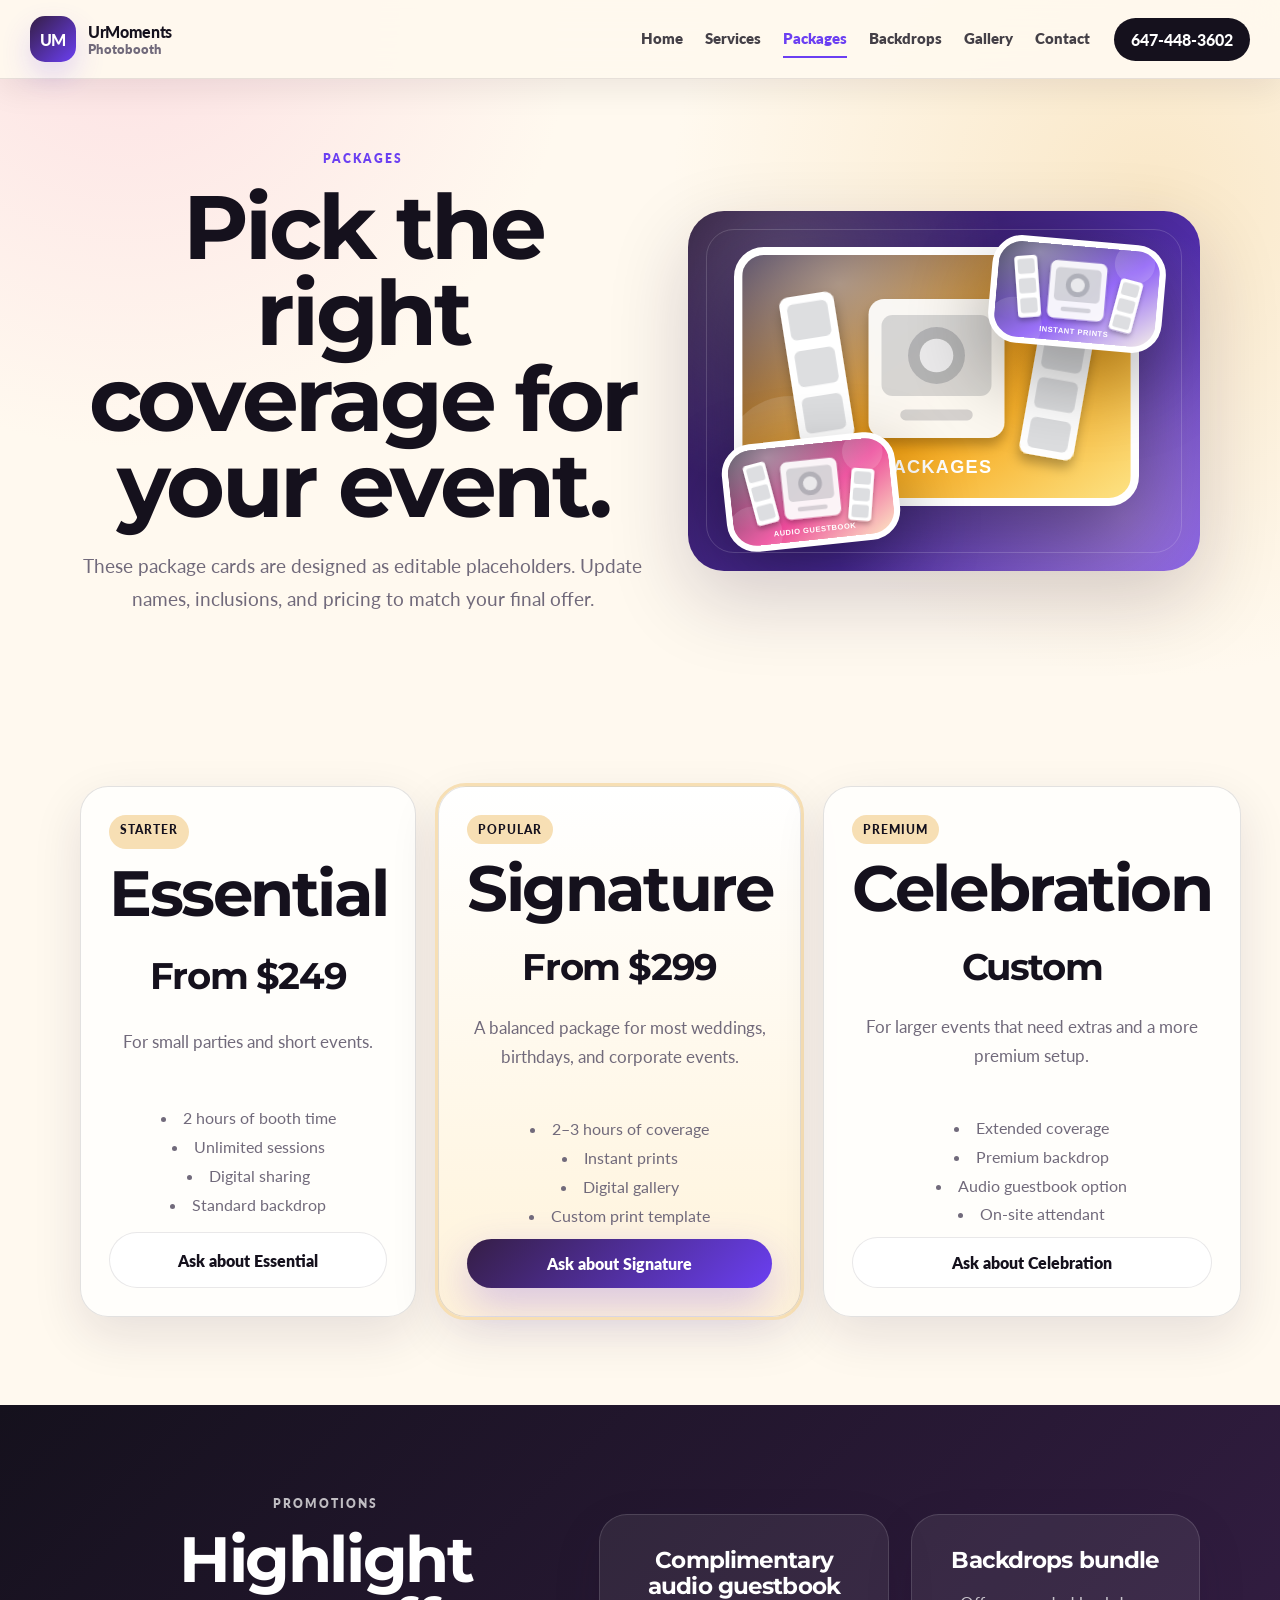
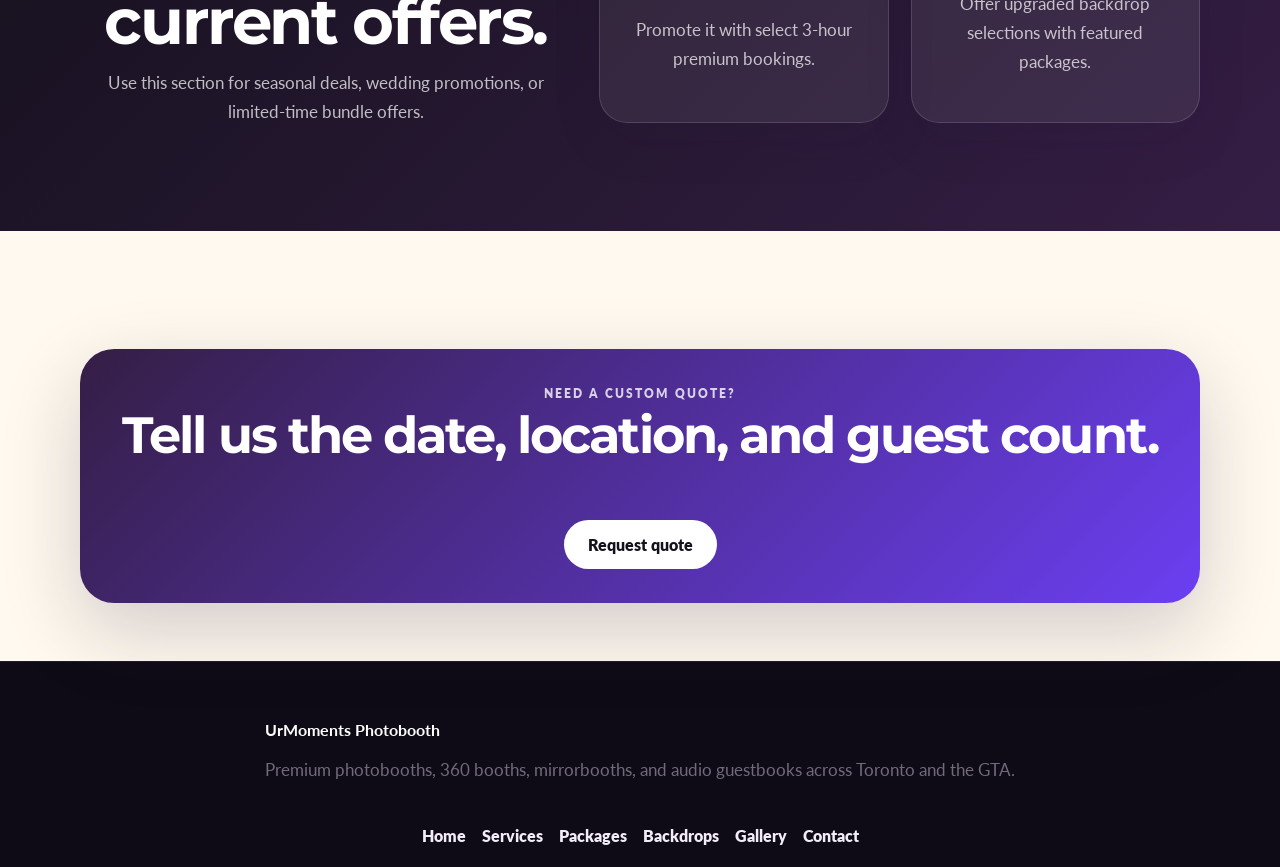
<file: packages.html>
<!doctype html>
<html lang="en">
<head>
  <meta charset="utf-8">
  <meta name="viewport" content="width=device-width, initial-scale=1">
  <title>Packages | UrMoments Photobooth</title>
  <meta name="description" content="Editable package and promotion page for photobooth rentals, prints, digital sharing, and add-ons.">
  <link rel="stylesheet" href="styles.css">
</head>
<body>

<header class="site-header">
  <div class="container header-inner">
    <a class="logo" href="index.html" aria-label="UrMoments home"><span class="logo-mark">UM</span><span>UrMoments<small>Photobooth</small></span></a>
    <nav class="nav" data-nav><a href="index.html" class="">Home</a><a href="services.html" class="">Services</a><a href="packages.html" class="active">Packages</a><a href="backdrops.html" class="">Backdrops</a><a href="gallery.html" class="">Gallery</a><a href="contact.html" class="">Contact</a></nav>
    <div class="header-actions"><a class="phone" href="tel:+16474483602">647-448-3602</a><button class="menu-toggle" data-menu aria-label="Open navigation">☰</button></div>
  </div>
</header>
<main>

<section class="container hero compact">
  <div>
    <p class="eyebrow">Packages</p>
    <h1>Pick the right coverage for your event.</h1>
    <p class="lead">These package cards are designed as editable placeholders. Update names, inclusions, and pricing to match your final offer.</p>
  </div>
  <div class="visual photo-hero" aria-label="Package photo preview">
    <figure class="hero-photo hero-photo-main"><img src="assets/photos/packages-photo.svg" alt="Photo booth package display"></figure>
    <figure class="hero-photo hero-photo-small one"><img src="assets/photos/instant-prints.svg" alt="Instant prints included with packages"></figure>
    <figure class="hero-photo hero-photo-small two"><img src="assets/photos/audio-guestbook.svg" alt="Audio guestbook add-on display"></figure>
  </div>
</section>
<section class="container section">
  <div class="grid">
    <article class="card package-card"><span class="badge">Starter</span><h2>Essential</h2><div class="price">From $249</div><p>For small parties and short events.</p><ul><li>2 hours of booth time</li><li>Unlimited sessions</li><li>Digital sharing</li><li>Standard backdrop</li></ul><a class="btn secondary" href="contact.html">Ask about Essential</a></article>
    <article class="card package-card featured"><span class="badge">Popular</span><h2>Signature</h2><div class="price">From $299</div><p>A balanced package for most weddings, birthdays, and corporate events.</p><ul><li>2–3 hours of coverage</li><li>Instant prints</li><li>Digital gallery</li><li>Custom print template</li></ul><a class="btn" href="contact.html">Ask about Signature</a></article>
    <article class="card package-card"><span class="badge">Premium</span><h2>Celebration</h2><div class="price">Custom</div><p>For larger events that need extras and a more premium setup.</p><ul><li>Extended coverage</li><li>Premium backdrop</li><li>Audio guestbook option</li><li>On-site attendant</li></ul><a class="btn secondary" href="contact.html">Ask about Celebration</a></article>
  </div>
</section>
<section class="section dark">
  <div class="container split">
    <div><p class="eyebrow">Promotions</p><h2>Highlight current offers.</h2><p>Use this section for seasonal deals, wedding promotions, or limited-time bundle offers.</p></div>
    <div class="grid two">
      <article class="card"><h3>Complimentary audio guestbook</h3><p>Promote it with select 3-hour premium bookings.</p></article>
      <article class="card"><h3>Backdrops bundle</h3><p>Offer upgraded backdrop selections with featured packages.</p></article>
    </div>
  </div>
</section>
<section class="container section tight"><div class="cta"><div><p class="eyebrow">Need a custom quote?</p><h2>Tell us the date, location, and guest count.</h2></div><div class="actions"><a class="btn light" href="contact.html">Request quote</a></div></div></section>

</main>

<footer class="footer">
  <div class="container">
    <div><b>UrMoments Photobooth</b><p>Premium photobooths, 360 booths, mirrorbooths, and audio guestbooks across Toronto and the GTA.</p></div>
    <nav><a href="index.html">Home</a><a href="services.html">Services</a><a href="packages.html">Packages</a><a href="backdrops.html">Backdrops</a><a href="gallery.html">Gallery</a><a href="contact.html">Contact</a></nav>
  </div>
</footer>
<script src="script.js"></script>
</body>
</html>
</file>
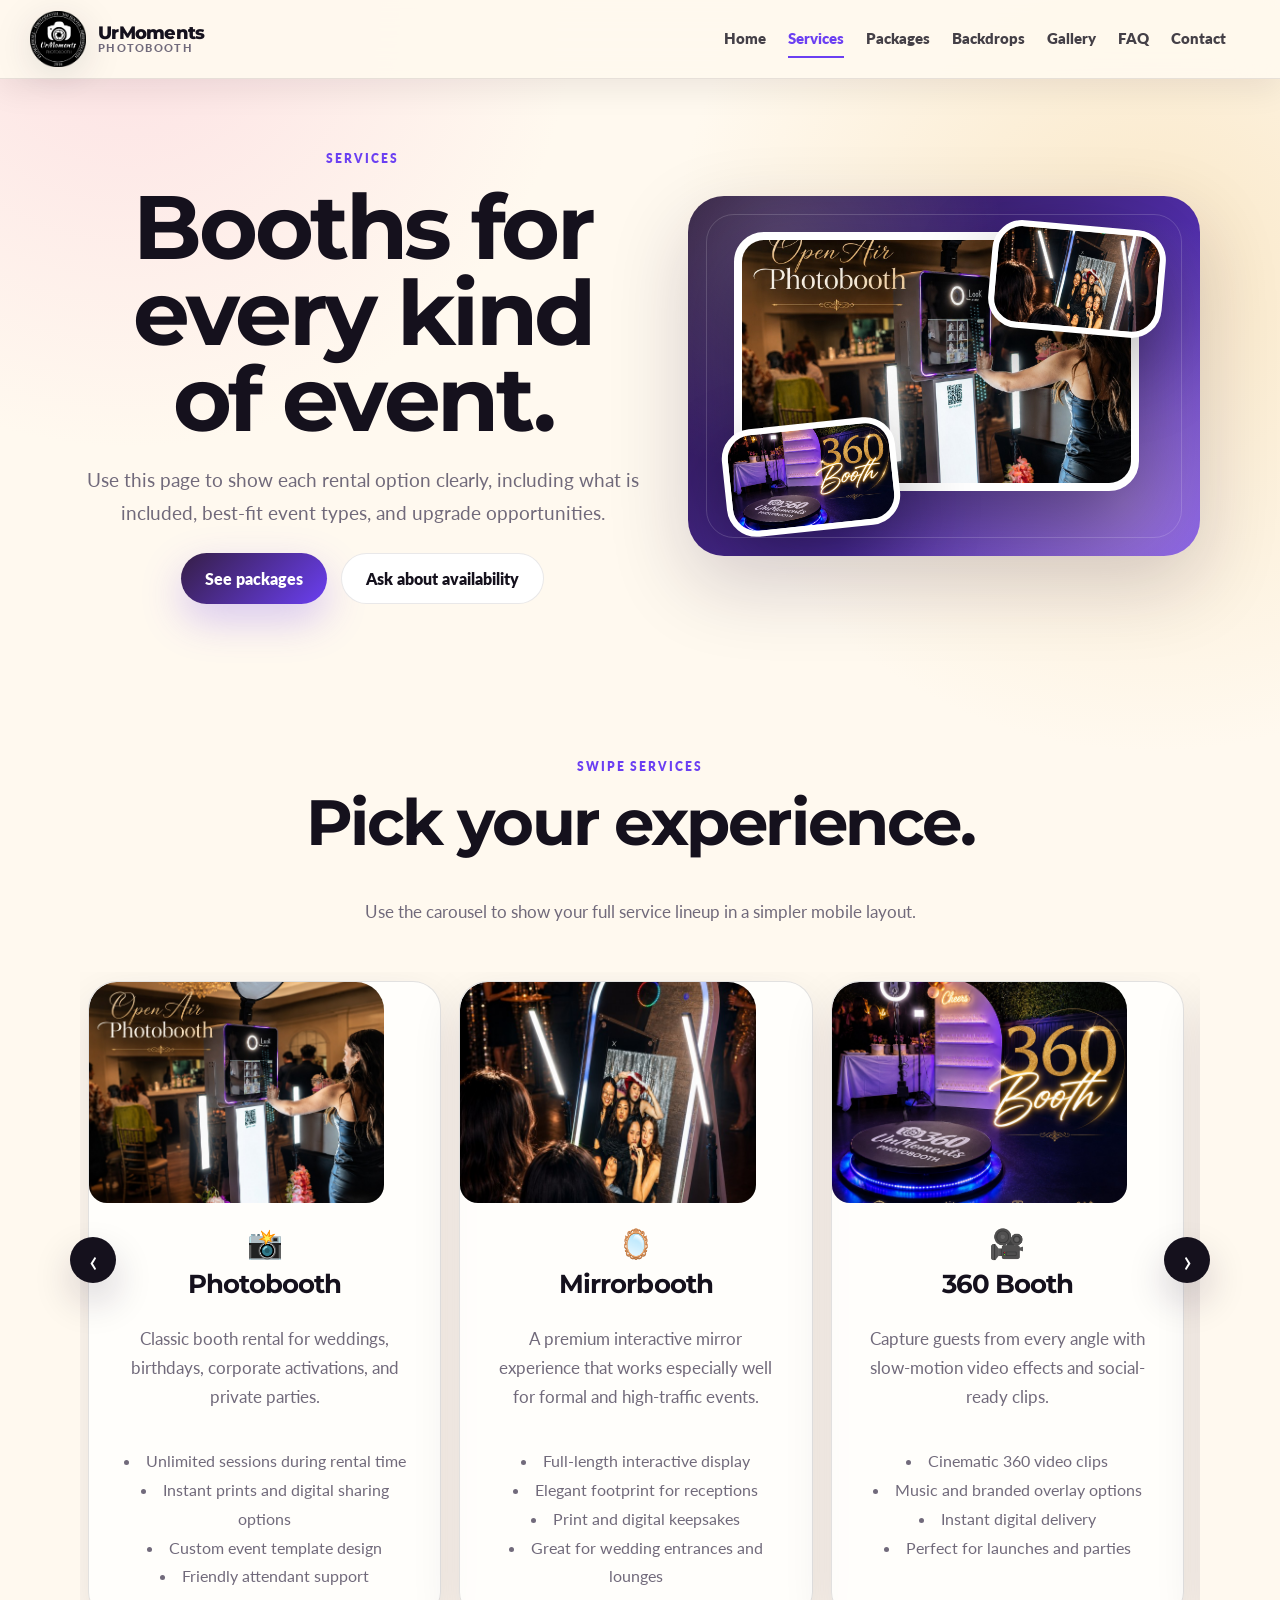
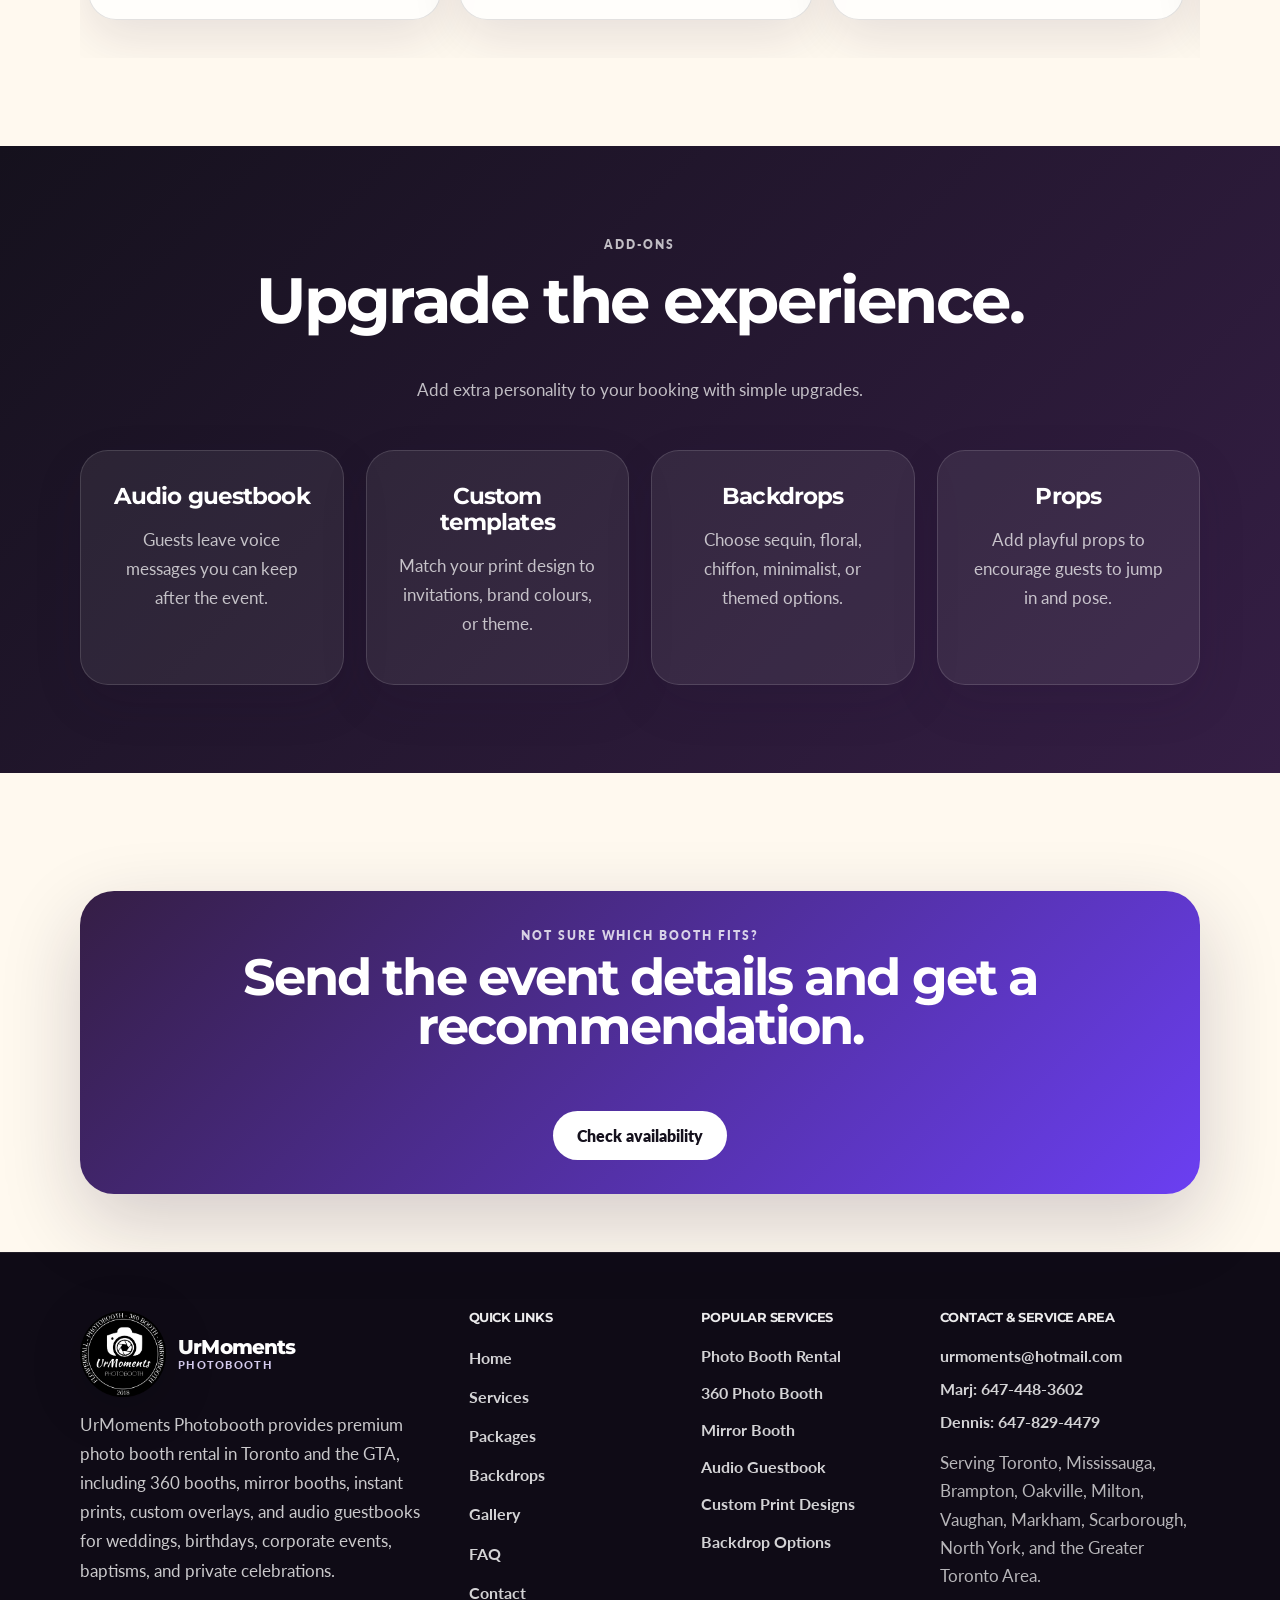
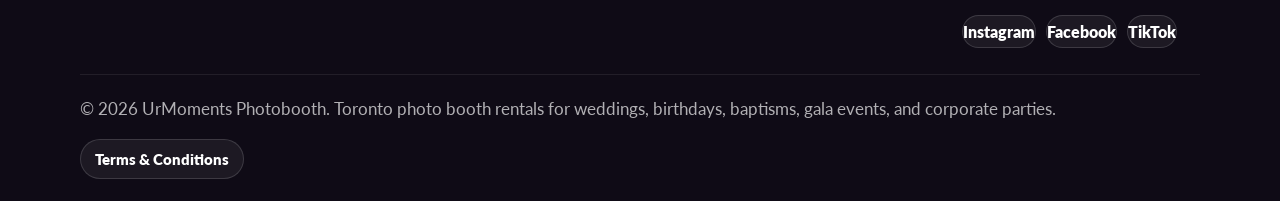
<file: services.html>
<!doctype html>
<html lang="en">
<head>
  <meta charset="utf-8">
  <meta name="viewport" content="width=device-width, initial-scale=1">
  <title>Services | UrMoments Photobooth</title>
  <meta name="description" content="Explore photobooth, mirrorbooth, 360 booth, and audio guestbook services for GTA events.">
  <link rel="stylesheet" href="styles.css">
  <script type="application/ld+json">
  {
    "@context": "https://schema.org",
    "@type": "LocalBusiness",
    "name": "UrMoments Photobooth",
    "description": "Premium photo booth rental, 360 booth, mirror booth, audio guestbook, instant print, custom overlay, and backdrop services in Toronto and the Greater Toronto Area.",
    "url": "https://www.urmoments.ca/",
    "telephone": "+1-647-448-3602",
    "email": "urmoments@hotmail.com",
    "areaServed": ["Toronto", "Mississauga", "Brampton", "Oakville", "Milton", "Vaughan", "Markham", "Scarborough", "North York", "Greater Toronto Area", "Ontario"],
    "serviceType": ["Photo booth rental", "360 booth rental", "Mirror booth rental", "Audio guestbook", "Event photography booth", "Custom photo booth templates", "Backdrop rentals"]
  }
  </script>
</head>
<body>

<header class="site-header">
  <div class="container header-inner">
    <a class="logo" href="index.html" aria-label="UrMoments Photobooth home"><img class="brand-logo-image" src="assets/brand/urmoments-logo.png" alt="UrMoments Photobooth logo" width="56" height="56"><span class="brand-wordmark"><strong>UrMoments</strong><small>Photobooth</small></span></a>
    <nav class="nav" data-nav><a href="index.html" class="">Home</a><a href="services.html" class="active">Services</a><a href="packages.html" class="">Packages</a><a href="backdrops.html" class="">Backdrops</a><a href="gallery.html" class="">Gallery</a><a href="faq.html" class="">FAQ</a><a href="contact.html" class="">Contact</a></nav>
    <div class="header-actions">
      <button class="menu-toggle" data-menu aria-label="Open navigation">☰</button>
    </div>
  </div>
</header>
<main>

<section class="container hero compact">
  <div>
    <p class="eyebrow">Services</p>
    <h1>Booths for every kind of event.</h1>
    <p class="lead">Use this page to show each rental option clearly, including what is included, best-fit event types, and upgrade opportunities.</p>
    <div class="actions"><a class="btn" href="packages.html">See packages</a><a class="btn secondary" href="https://form.jotform.com/243221273057247" target="_blank" rel="noopener">Ask about availability</a></div>
  </div>
  <div class="visual photo-hero" aria-label="Booth service photo preview">
    <figure class="hero-photo hero-photo-main"><img src="assets/photos/service-photobooth.jpg" alt="Open Air Photobooth setup at an event"></figure>
    <figure class="hero-photo hero-photo-small one"><img src="assets/photos/service-mirrorbooth.jpg" alt="Mirror booth setup with guests using the screen"></figure>
    <figure class="hero-photo hero-photo-small two"><img src="assets/photos/service-360-booth.jpg" alt="360 booth setup with event branding"></figure>
  </div>
</section>
<section class="container section">
  <div class="section-head"><div><p class="eyebrow">Swipe services</p><h2>Pick your experience.</h2></div><p>Use the carousel to show your full service lineup in a simpler mobile layout.</p></div>
  <div class="carousel-shell" data-carousel>
    <button class="carousel-control prev" type="button" aria-label="Previous service" data-carousel-prev>‹</button>
    <div class="carousel-viewport"><div class="carousel-track service-carousel">
      <article class="card service-card"><img class="card-photo" src="assets/photos/service-photobooth.jpg" alt="Open Air Photobooth setup at an event" loading="lazy" decoding="async"><div class="icon">📸</div><h2>Photobooth</h2><p>Classic booth rental for weddings, birthdays, corporate activations, and private parties.</p><ul><li>Unlimited sessions during rental time</li><li>Instant prints and digital sharing options</li><li>Custom event template design</li><li>Friendly attendant support</li></ul></article>
      <article class="card service-card"><img class="card-photo" src="assets/photos/service-mirrorbooth.jpg" alt="Mirror booth setup with guests using the screen"><div class="icon">🪞</div><h2>Mirrorbooth</h2><p>A premium interactive mirror experience that works especially well for formal and high-traffic events.</p><ul><li>Full-length interactive display</li><li>Elegant footprint for receptions</li><li>Print and digital keepsakes</li><li>Great for wedding entrances and lounges</li></ul></article>
      <article class="card service-card"><img class="card-photo" src="assets/photos/service-360-booth.jpg" alt="360 booth setup with event branding" loading="lazy" decoding="async"><div class="icon">🎥</div><h2>360 Booth</h2><p>Capture guests from every angle with slow-motion video effects and social-ready clips.</p><ul><li>Cinematic 360 video clips</li><li>Music and branded overlay options</li><li>Instant digital delivery</li><li>Perfect for launches and parties</li></ul></article>
      <article class="card service-card"><img class="card-photo" src="assets/photos/service-audio-guestbook.jpg" alt="Audio guestbook telephone setup" loading="lazy" decoding="async"><div class="icon">☎️</div><h2>Audio Guestbook</h2><p>Guests leave voice messages you can keep after the event.</p><ul><li>Custom greeting</li><li>Digital audio keepsake</li><li>Great for weddings and anniversaries</li><li>Stylish table setup</li></ul></article>
      <article class="card service-card"><img class="card-photo" src="assets/photos/service-photo-keychain.jpg" alt="Custom photo keychain station" loading="lazy" decoding="async"><div class="icon">🔑</div><h2>Photo Keychain</h2><p>Personalized keepsakes created on-site for guests.</p><ul><li>Instant personalization</li><li>Premium acrylic finish</li><li>Great for birthdays and brand events</li><li>Memorable guest favour</li></ul></article>
      <article class="card service-card"><img class="card-photo" src="assets/photos/service-sparkle-ice-fog.jpg" alt="Sparkle and ice fog wedding first dance effect" loading="lazy" decoding="async"><div class="icon">✨</div><h2>Sparkle + Ice Fog</h2><p>Add an elevated entrance, first dance, or statement moment.</p><ul><li>Low-lying fog effect</li><li>Sparkle-style highlight moment</li><li>Great for photos and video</li><li>Pair with premium packages</li></ul></article>
    </div></div>
    <button class="carousel-control next" type="button" aria-label="Next service" data-carousel-next>›</button>
  </div>
</section>
<section class="section dark">
  <div class="container">
    <div class="section-head"><div><p class="eyebrow">Add-ons</p><h2>Upgrade the experience.</h2></div><p>Add extra personality to your booking with simple upgrades.</p></div>
    <div class="grid four">
      <article class="card"><h3>Audio guestbook</h3><p>Guests leave voice messages you can keep after the event.</p></article>
      <article class="card"><h3>Custom templates</h3><p>Match your print design to invitations, brand colours, or theme.</p></article>
      <article class="card"><h3>Backdrops</h3><p>Choose sequin, floral, chiffon, minimalist, or themed options.</p></article>
      <article class="card"><h3>Props</h3><p>Add playful props to encourage guests to jump in and pose.</p></article>
    </div>
  </div>
</section>
<section class="container section tight">
  <div class="cta"><div><p class="eyebrow">Not sure which booth fits?</p><h2>Send the event details and get a recommendation.</h2></div><div class="actions"><a class="btn light" href="https://form.jotform.com/243221273057247" target="_blank" rel="noopener">Check availability</a></div></div>
</section>

</main>

<footer class="footer">
  <div class="container footer-shell">
    <div class="footer-top">
      <div class="footer-brand footer-brand-block">
        <a class="footer-logo" href="index.html" aria-label="UrMoments Photobooth home"><img class="footer-brand-image" src="assets/brand/urmoments-logo.png" alt="UrMoments Photobooth logo" width="86" height="86"><span class="footer-wordmark"><strong>UrMoments</strong><small>Photobooth</small></span></a>
        <p>UrMoments Photobooth provides premium photo booth rental in Toronto and the GTA, including 360 booths, mirror booths, instant prints, custom overlays, and audio guestbooks for weddings, birthdays, corporate events, baptisms, and private celebrations.</p>
      </div>
      <nav class="footer-column" aria-labelledby="footer-links-title">
        <h2 id="footer-links-title">Quick links</h2>
        <a href="index.html">Home</a>
        <a href="services.html">Services</a>
        <a href="packages.html">Packages</a>
        <a href="backdrops.html">Backdrops</a>
        <a href="gallery.html">Gallery</a>
        <a href="faq.html">FAQ</a>
        <a href="contact.html">Contact</a>
      </nav>
      <div class="footer-column" aria-labelledby="footer-services-title">
        <h2 id="footer-services-title">Popular services</h2>
        <a href="services.html">Photo Booth Rental</a>
        <a href="services.html">360 Photo Booth</a>
        <a href="services.html">Mirror Booth</a>
        <a href="services.html">Audio Guestbook</a>
        <a href="gallery.html">Custom Print Designs</a>
        <a href="backdrops.html">Backdrop Options</a>
      </div>
      <div class="footer-column footer-contact" aria-labelledby="footer-contact-title">
        <h2 id="footer-contact-title">Contact &amp; service area</h2>
        <address>
          <a href="mailto:urmoments@hotmail.com">urmoments@hotmail.com</a>
          <a href="tel:+16474483602">Marj: 647-448-3602</a>
          <a href="tel:+16478294479">Dennis: 647-829-4479</a>
          <p>Serving Toronto, Mississauga, Brampton, Oakville, Milton, Vaughan, Markham, Scarborough, North York, and the Greater Toronto Area.</p>
        </address>
        <div class="footer-social-links" aria-label="Social media links">
          <a href="https://www.instagram.com/urmomentsphotobooth" target="_blank" rel="noopener">Instagram</a>
          <a href="https://www.facebook.com/urmomentsphotobooth" target="_blank" rel="noopener">Facebook</a>
          <a href="https://www.tiktok.com/@urmomentsphotobooth" target="_blank" rel="noopener">TikTok</a>
        </div>
      </div>
    </div>
    <div class="footer-bottom">
      <p>© 2026 UrMoments Photobooth. Toronto photo booth rentals for weddings, birthdays, baptisms, gala events, and corporate parties.</p>
      <div class="footer-bottom-links">
        <button class="terms-link" type="button" data-terms-open>Terms &amp; Conditions</button>
      </div>
    </div>
  </div>
</footer>

<div class="terms-modal" data-terms-modal hidden>
  <div class="terms-backdrop" data-terms-close></div>
  <section class="terms-dialog" role="dialog" aria-modal="true" aria-labelledby="terms-title">
    <button class="terms-close" type="button" aria-label="Close Terms & Conditions" data-terms-close>×</button>
    <p class="eyebrow">Terms &amp; Conditions</p>
    <h2 id="terms-title">Terms &amp; Conditions</h2>
    <p class="muted"><strong>Last Updated:</strong> June 2026</p>
    <div class="terms-content">
      <p>Welcome to our website. If you continue to browse and use this website, or book our services, you agree to comply with and be bound by these terms and conditions of use. These terms, together with our privacy policy, govern our relationship with you in relation to this website and our services.</p>
      <p>The term “Company”, “us”, or “we” refers to the owner of the website and business. The term “you” or “Client” refers to the user or viewer of our website, or the person booking our services.</p>
      <h3>1. Booking &amp; Payments</h3>
      <p><strong>Reservation Deposit:</strong> A non-refundable deposit/retainer is required to secure your event date. No booking is confirmed until this deposit is received and a formal contract is signed.</p>
      <p><strong>Final Payment:</strong> The remaining balance is due on the event date.</p>
      <h3>2. Cancellation &amp; Rescheduling</h3>
      <p><strong>Cancellations:</strong> All cancellations must be made in writing. The initial deposit is strictly non-refundable.</p>
      <p><strong>Rescheduling:</strong> If you need to change your event date, you must notify us as soon as possible. We will make every effort to accommodate the new date, subject to equipment and staff availability. A rescheduling fee may apply if changes are made close to the original event date.</p>
      <h3>3. Operations &amp; Space Requirements</h3>
      <p>To ensure the highest quality experience, the Client agrees to provide a minimum designated space, typically 10 feet by 10 feet, on a flat, level surface.</p>
      <p>The Client must provide access to a reliable, dedicated power outlet, 110V, 15-20 amps, within 20 feet of the setup area.</p>
      <p>For outdoor events, complete overhead protection, such as a shelter or tent, is required to shield equipment from direct sunlight, wind, and rain. We reserve the right to shut down operations if weather conditions threaten the safety of guests or equipment.</p>
      <h3>4. Damage to Equipment &amp; Liability</h3>
      <p><strong>Equipment Safety:</strong> The Client accepts full responsibility for any theft, loss, or malicious damage caused to the photobooth, cameras, backdrops, props, or electronics by the Client, their guests, or venue staff during the event.</p>
      <p><strong>Repair Costs:</strong> The Client agrees to pay for the repair or replacement of any damaged equipment incurred during the hire period.</p>
      <p><strong>Injury Liability:</strong> We are not liable for any injury, loss, or damage to persons or property arising from the use of our equipment, except in cases of gross negligence by our staff.</p>
      <h3>5. Model Release &amp; Digital Media</h3>
      <p><strong>Usage Rights:</strong> By using our services, the Client grants us the right to use digital images, videos, and audio captured during the event for promotional material, marketing, social media, and website portfolios.</p>
      <p><strong>Privacy Request:</strong> If you or your guests prefer that certain media not be shared publicly, please notify us in writing prior to the event.</p>
      <p><strong>Digital Galleries:</strong> While we provide digital access to event media, including online galleries and downloads, we cannot guarantee indefinite storage. Clients are encouraged to download and back up their media promptly upon delivery.</p>
      <h3>6. Website Use &amp; Intellectual Property</h3>
      <p>The content of this website is for general information and use only. It is subject to change without notice.</p>
      <p>This website contains material owned by or licensed to us, including design, layout, look, appearance, graphics, and text. Reproduction is prohibited other than in accordance with the copyright notice.</p>
      <h3>7. Limitation of Liability</h3>
      <p>If we are unable to provide a functional photobooth for your event due to unforeseen circumstances, including equipment failure, transport delays, severe weather, or illness, our liability is strictly limited to a total refund of all monies paid by the Client for that specific booking. We will not be liable for consequential damages or indirect losses.</p>
      <h3>8. Governing Law</h3>
      <p>These terms and conditions are governed by and construed in accordance with the local laws of our business registration jurisdiction. Any disputes relating to these terms will be subject to the exclusive jurisdiction of its courts.</p>
    </div>
  </section>
</div>

<script src="script.js"></script>
</body>
</html>
</file>
<file: styles.css>
@import url("https://fonts.googleapis.com/css2?family=Lato:wght@400;700;900&family=Montserrat:wght@500;600;700;800&display=swap");

:root{
  --ink:#15111d;
  --muted:#716a7b;
  --cream:#fff9ef;
  --gold:#f7dfb4;
  --pink:#f9c2d5;
  --violet:#6b3ff2;
  --plum:#351e45;
  --white:#fff;
  --line:#15111d18;
  --shadow:0 22px 60px #20123318;
  --radius:28px;
}
*{box-sizing:border-box}
html{scroll-behavior:smooth}
body{
  margin:0;
  font-family:"Lato",ui-sans-serif,system-ui,-apple-system,BlinkMacSystemFont,"Segoe UI",sans-serif;
  color:var(--ink);
  background:
    radial-gradient(circle at 10% 0%,#f9c2d570,transparent 28rem),
    radial-gradient(circle at 90% 8%,#f7dfb4aa,transparent 30rem),
    var(--cream);
}
a{color:inherit;text-decoration:none}
img{max-width:100%;display:block}
.container{width:min(1120px,calc(100% - 32px));margin:auto}
.site-header{
  position:sticky;top:0;z-index:10;
  border-bottom:1px solid var(--line);
  background:#fff9efdd;
  backdrop-filter:blur(18px);
}
.header-inner{display:flex;align-items:center;justify-content:space-between;gap:22px;padding:16px 0}
.logo{display:flex;align-items:center;gap:12px;font-weight:950;letter-spacing:-.02em}
.logo-mark{display:grid;place-items:center;width:46px;height:46px;border-radius:15px;color:white;background:linear-gradient(135deg,var(--plum),var(--violet));box-shadow:0 14px 30px #6b3ff230}
.logo small{display:block;color:var(--muted);font-weight:800;letter-spacing:.02em}
.nav{display:flex;align-items:center;gap:20px;font-size:.96rem;font-weight:900;color:#15111dcc}
.nav a{padding:9px 0;border-bottom:2px solid transparent}
.nav a.active,.nav a:hover{color:var(--violet);border-bottom-color:var(--violet)}
.header-actions{display:flex;align-items:center;gap:10px}
.phone{display:inline-flex;align-items:center;justify-content:center;padding:12px 17px;border-radius:999px;background:var(--ink);color:white;font-weight:950}
.menu-toggle{display:none;border:0;border-radius:13px;padding:11px 13px;background:var(--ink);color:white;font-size:1rem;cursor:pointer}
.hero{display:grid;grid-template-columns:1.05fr .95fr;gap:54px;align-items:center;min-height:calc(100vh - 80px);padding:72px 0}
.hero.compact{min-height:auto;padding:76px 0 46px}.hero.compact .visual{min-height:360px}
.eyebrow{margin:0 0 14px;color:var(--violet);font-weight:950;letter-spacing:.13em;text-transform:uppercase;font-size:.78rem}
h1,h2{font-family:"Montserrat",ui-sans-serif,system-ui,-apple-system,BlinkMacSystemFont,"Segoe UI",sans-serif;line-height:.96;letter-spacing:-.055em;margin:.1em 0 .25em}
h1{font-size:clamp(3rem,7vw,6.5rem)}h2{font-size:clamp(2.35rem,5vw,4.35rem)}h3{margin:.2em 0 .45em;font-size:1.45rem;line-height:1.12}
p{line-height:1.75;color:var(--muted);font-size:1.04rem}.lead{font-size:1.16rem;max-width:62ch}
.actions{display:flex;gap:14px;flex-wrap:wrap;margin-top:24px}.btn{display:inline-flex;align-items:center;justify-content:center;gap:8px;border:0;border-radius:999px;padding:15px 24px;color:white;background:linear-gradient(135deg,var(--plum),var(--violet));font-weight:950;box-shadow:0 16px 42px #6b3ff245;cursor:pointer}.btn.secondary{background:white;color:var(--ink);border:1px solid var(--line);box-shadow:none}.btn.light{background:white;color:var(--ink);box-shadow:none}.offer{display:inline-block;margin-top:18px;padding:14px 16px;border-radius:18px;background:white;border:1px solid var(--line);font-weight:900;color:#2b2335}
.visual{position:relative;min-height:560px;border-radius:36px;background:linear-gradient(135deg,#351e45ee,#6b3ff2bb);box-shadow:0 28px 80px #20123330;overflow:hidden;isolation:isolate}.visual:before{content:"";position:absolute;inset:0;background:radial-gradient(circle at 18% 15%,#ffffff33,transparent 14rem),radial-gradient(circle at 85% 85%,#f7dfb455,transparent 18rem)}.camera-card{position:absolute;z-index:1;top:70px;left:50%;transform:translateX(-50%);width:235px;padding:34px 20px;border-radius:31px;background:#ffffff20;border:1px solid #ffffff35;text-align:center;font-size:5rem;color:white}.camera-card span{display:block;font-size:1rem;font-weight:950;color:white}.photo-strip{position:absolute;z-index:1;left:65px;bottom:55px;display:grid;gap:12px;width:135px;padding:12px;border-radius:20px;background:white;transform:rotate(-8deg);box-shadow:0 30px 70px #0004}.photo-strip.two{left:auto;right:80px;bottom:90px;transform:rotate(8deg)}.photo-strip i{height:105px;border-radius:14px;background:linear-gradient(135deg,var(--pink),var(--gold),var(--violet))}.floating-note{position:absolute;z-index:2;right:28px;top:28px;padding:14px 16px;border-radius:18px;background:white;font-weight:950;box-shadow:0 18px 45px #0002}.trust-bar{width:100%;max-width:none;padding:22px;display:flex;gap:28px;justify-content:center;flex-wrap:wrap;background:var(--ink);color:white;font-weight:950}.section{padding:88px 0}.section.tight{padding:58px 0}.section.dark{width:100%;max-width:none;background:linear-gradient(135deg,var(--ink),var(--plum));color:white}.section.dark p,.section.dark .muted{color:#ffffffb8}.section.dark .card{background:#ffffff12;border-color:#ffffff22;color:white}.section-head{display:flex;align-items:end;justify-content:space-between;gap:28px;margin-bottom:28px}.section-head p{max-width:560px}.grid{display:grid;grid-template-columns:repeat(3,1fr);gap:22px}.grid.two{grid-template-columns:repeat(2,1fr)}.grid.four{grid-template-columns:repeat(4,1fr)}.card{padding:28px;border-radius:var(--radius);background:#ffffffc0;border:1px solid var(--line);box-shadow:var(--shadow)}.card .icon{font-size:2.2rem}.card ul{margin:18px 0 0;padding-left:20px;color:var(--muted);line-height:1.8}.pill-list{display:flex;gap:12px;flex-wrap:wrap}.pill-list span{padding:13px 17px;border-radius:999px;background:white;border:1px solid var(--line);font-weight:950}.gallery-grid{display:grid;grid-template-columns:repeat(4,1fr);gap:16px}.gallery-tile{min-height:195px;border-radius:26px;padding:20px;display:flex;align-items:end;color:white;font-weight:950;background:linear-gradient(135deg,var(--pink),var(--gold),var(--violet));box-shadow:0 18px 45px #20123322;position:relative;overflow:hidden}.gallery-tile:before{content:"";position:absolute;inset:0;background:linear-gradient(180deg,transparent,#00000038)}.gallery-tile span{position:relative;z-index:1}.gallery-tile.tall{grid-row:span 2}.gallery-tile.wide{grid-column:span 2}.price{font-size:2.3rem;font-family:"Montserrat",ui-sans-serif,system-ui,-apple-system,BlinkMacSystemFont,"Segoe UI",sans-serif;letter-spacing:-.04em;color:inherit}.package-card{display:grid;gap:8px}.package-card.featured{outline:3px solid #f7dfb4;background:linear-gradient(180deg,#ffffff,#fff3da)}.badge{display:inline-block;width:max-content;border-radius:999px;padding:7px 11px;background:var(--gold);color:var(--ink);font-size:.78rem;font-weight:950;text-transform:uppercase;letter-spacing:.08em}.steps .number{font-family:"Montserrat",ui-sans-serif,system-ui,-apple-system,BlinkMacSystemFont,"Segoe UI",sans-serif;font-size:2.2rem;color:var(--violet)}.cta{margin:60px auto 0;padding:34px;border-radius:34px;background:linear-gradient(135deg,var(--plum),var(--violet));color:white;display:flex;align-items:center;justify-content:space-between;gap:24px;box-shadow:0 28px 80px #20123332}.cta p{color:#ffffffc9;margin:0}.cta h2{font-size:clamp(2rem,4vw,3.2rem)}.split{display:grid;grid-template-columns:.9fr 1.1fr;gap:28px;align-items:start}.contact-card a{text-decoration:underline;text-decoration-thickness:1px;text-underline-offset:4px}.form{display:grid;grid-template-columns:1fr 1fr;gap:14px}.form textarea,.form button,.form small{grid-column:1/-1}input,select,textarea{width:100%;border:1px solid #15111d22;border-radius:16px;padding:14px 15px;background:white;font:inherit;color:var(--ink)}textarea{resize:vertical}.map-card{min-height:270px;display:grid;place-items:center;text-align:center;background:radial-gradient(circle at 30% 30%,#f9c2d5,transparent 14rem),linear-gradient(135deg,#fff,#fff4dc)}.footer{margin-top:0;background:#100c16;color:#ffffffb8;padding:42px 0}.footer .container{display:flex;justify-content:space-between;gap:24px;flex-wrap:wrap}.footer b{color:white}.footer nav{display:flex;gap:16px;flex-wrap:wrap;font-weight:800}.muted{color:var(--muted)}
@media(max-width:940px){.nav{gap:13px;font-size:.9rem}.phone{display:none}.hero,.split{grid-template-columns:1fr}.hero{min-height:auto}.visual{min-height:480px}.grid,.grid.two,.grid.four{grid-template-columns:1fr 1fr}.section-head{display:block}.cta{display:block}.cta .actions{margin-top:20px}}
@media(max-width:720px){.menu-toggle{display:block}.nav{display:none;position:absolute;top:78px;left:16px;right:16px;padding:16px;border-radius:22px;background:white;box-shadow:0 20px 60px #0002}.nav.open{display:grid}.nav a{padding:10px 4px;border-bottom:1px solid #15111d10}.grid,.grid.two,.grid.four{grid-template-columns:1fr}.gallery-grid{grid-template-columns:1fr 1fr}.gallery-tile.tall,.gallery-tile.wide{grid-row:auto;grid-column:auto}.form{grid-template-columns:1fr}.visual{min-height:430px}.photo-strip{width:105px;left:30px}.photo-strip.two{right:30px}.photo-strip i{height:82px}.camera-card{width:205px;font-size:4rem}.footer .container{display:block}.footer nav{margin-top:18px}}
@media(max-width:480px){h1{font-size:2.9rem}.hero,.hero.compact{padding:48px 0}.section{padding:64px 0}.gallery-grid{grid-template-columns:1fr}.actions .btn{width:100%}}


/* Photo additions */
code{padding:.14rem .42rem;border-radius:.55rem;background:#15111d0d;color:var(--plum);font-weight:800}
.photo-hero{display:block;background:linear-gradient(135deg,#251233,#6b3ff2);padding:24px;min-height:560px}
.photo-hero:before{z-index:0}.photo-hero:after{content:"";position:absolute;inset:18px;border:1px solid #ffffff28;border-radius:28px;pointer-events:none;z-index:3}
.hero-photo{position:absolute;z-index:2;margin:0;border-radius:30px;overflow:hidden;background:white;box-shadow:0 30px 80px #0005;border:8px solid #fff}.hero-photo img{display:block;width:100%;height:100%;object-fit:cover}.hero-photo-main{left:9%;top:10%;right:12%;bottom:18%}.hero-photo-main figcaption{position:absolute;left:18px;bottom:18px;padding:10px 14px;border-radius:999px;background:#fffffff0;color:var(--ink);font-weight:950}.hero-photo-small{width:34%;height:30%;border-width:6px}.hero-photo-small.one{right:7%;top:8%;transform:rotate(5deg)}.hero-photo-small.two{left:7%;bottom:7%;transform:rotate(-6deg)}
.photo-showcase{display:grid;grid-template-columns:repeat(4,1fr);gap:18px}.photo-showcase figure{margin:0;overflow:hidden;border-radius:28px;background:white;box-shadow:var(--shadow);border:1px solid var(--line)}.photo-showcase img{display:block;width:100%;aspect-ratio:4/3;object-fit:cover}.photo-showcase figcaption{padding:15px 17px;font-weight:950;color:var(--ink)}
.card-photo{display:block;width:calc(100% + 56px);margin:-28px -28px 22px;aspect-ratio:16/10;object-fit:cover;border-radius:var(--radius) var(--radius) 18px 18px}.service-card,.backdrop-card{overflow:hidden}.service-card .icon{margin-top:4px}
.gallery-tile{padding:0;margin:0;display:block;background:#15111d;min-height:195px}.gallery-tile img{position:absolute;inset:0;width:100%;height:100%;object-fit:cover;transform:scale(1.01);transition:transform .35s ease}.gallery-tile:hover img{transform:scale(1.07)}.gallery-tile figcaption{position:absolute;z-index:1;left:18px;right:18px;bottom:18px;padding:10px 12px;border-radius:999px;background:#100c16cc;color:white;backdrop-filter:blur(8px)}
@media(max-width:940px){.photo-showcase{grid-template-columns:1fr 1fr}.photo-hero{min-height:480px}.hero-photo-main{left:7%;right:7%;top:12%;bottom:17%}}
@media(max-width:720px){.photo-hero{min-height:430px}.hero-photo-small{width:39%;height:27%}.photo-showcase{grid-template-columns:1fr 1fr}}
@media(max-width:480px){.photo-showcase{grid-template-columns:1fr}.hero-photo-main{left:6%;right:6%;top:15%;bottom:15%}.hero-photo-small{display:none}}


/* Company logo carousel */
.company-section{padding-top:70px;padding-bottom:44px}
.logo-carousel{position:relative;overflow:hidden;border-radius:30px;background:#ffffffb8;border:1px solid var(--line);box-shadow:var(--shadow);padding:20px 0}
.logo-carousel:before,.logo-carousel:after{content:"";position:absolute;top:0;bottom:0;width:110px;z-index:2;pointer-events:none}
.logo-carousel:before{left:0;background:linear-gradient(90deg,var(--cream),transparent)}
.logo-carousel:after{right:0;background:linear-gradient(270deg,var(--cream),transparent)}
.logo-track{list-style:none;margin:0;padding:0;display:flex;align-items:center;gap:22px;width:max-content;animation:logoScrollRight 42s linear infinite;will-change:transform}
.logo-carousel:hover .logo-track{animation-play-state:paused}
.company-logo-card{flex:0 0 210px;min-height:96px;display:grid;place-items:center;padding:13px;border-radius:24px;background:white;border:1px solid #15111d14;box-shadow:0 10px 30px #20123312}
.company-logo-card img{width:100%;height:78px;object-fit:contain;filter:saturate(.95)}
@keyframes logoScrollRight{from{transform:translateX(-50%)}to{transform:translateX(0)}}
@media(prefers-reduced-motion:reduce){.logo-track{animation:none;transform:none}}
@media(max-width:720px){.company-section{padding-top:50px}.company-logo-card{flex-basis:170px}.logo-track{gap:14px;animation-duration:36s}.logo-carousel:before,.logo-carousel:after{width:54px}}


/* Centered, simpler, mobile-first polish */
body{text-align:center}
.container{text-align:center}
p{margin-left:auto;margin-right:auto}
.actions{justify-content:center}
.logo{text-align:left}
.nav{text-align:center}
.section-head{align-items:center;justify-content:center;text-align:center;flex-direction:column;gap:12px}
.section-head div,.section-head p{margin-left:auto;margin-right:auto}
.section-head p{max-width:680px}
.card{text-align:center}
.card ul{padding-left:0;list-style-position:inside;text-align:center}
.pill-list{justify-content:center}
.hero{align-items:center;text-align:center;gap:42px}
.hero > div:first-child{max-width:760px;margin-left:auto;margin-right:auto}
.offer{margin-left:auto;margin-right:auto}
.grid{align-items:stretch}
.cta{justify-content:center;text-align:center;flex-direction:column}
.cta .actions{width:100%;justify-content:center}
.split{align-items:center;text-align:center}
.footer .container{justify-content:center;text-align:center}
.footer nav{justify-content:center}
.form{text-align:left}.form button,.form small{text-align:center}.contact-card{text-align:center}
input,select,textarea{text-align:left}
.company-section{padding-top:76px;padding-bottom:34px}

/* Google reviews carousel */
.reviews-section{padding-top:64px;padding-bottom:70px}
.review-carousel{position:relative;overflow:hidden;border-radius:30px;background:#ffffffc7;border:1px solid var(--line);box-shadow:var(--shadow);padding:20px 0;margin-top:6px}
.review-carousel:before,.review-carousel:after{content:"";position:absolute;top:0;bottom:0;width:120px;z-index:2;pointer-events:none}
.review-carousel:before{left:0;background:linear-gradient(90deg,var(--cream),transparent)}
.review-carousel:after{right:0;background:linear-gradient(270deg,var(--cream),transparent)}
.review-track{list-style:none;margin:0;padding:0;display:flex;align-items:stretch;gap:18px;width:max-content;animation:reviewScrollRight 54s linear infinite;will-change:transform}
.review-carousel:hover .review-track{animation-play-state:paused}
.review-card{flex:0 0 330px;display:flex;flex-direction:column;justify-content:space-between;min-height:230px;padding:24px;border-radius:24px;background:white;border:1px solid #15111d14;box-shadow:0 14px 34px #20123312;text-align:center}
.review-card p{margin:12px 0 18px;color:var(--ink);line-height:1.7;font-weight:650}
.review-card strong{display:block;font-size:1rem;color:var(--ink)}
.review-card span{display:block;margin-top:5px;color:var(--muted);font-size:.92rem;font-weight:800}
.stars{letter-spacing:.1em;color:#b6781b;font-size:1.02rem;font-weight:950}
.review-actions{margin-top:24px;display:flex;justify-content:center}
.google-btn{background:#15111d;color:white;box-shadow:0 16px 38px #20123324}
.google-btn:after{content:" ↗"}
@keyframes reviewScrollRight{from{transform:translateX(-50%)}to{transform:translateX(0)}}

/* Simpler modern mobile */
@media(max-width:940px){
  .hero{grid-template-columns:1fr;gap:28px;padding:62px 0 42px}
  .section{padding:68px 0}.section.tight{padding:46px 0}
  .visual,.photo-hero{min-height:390px;max-width:680px;width:100%;margin:auto}
  .grid,.grid.two,.grid.four{gap:16px}
  .card{padding:24px;border-radius:24px}
  .company-section{padding-top:56px}
}
@media(max-width:720px){
  .container{width:min(100% - 24px,1120px)}
  .header-inner{padding:12px 0}
  .logo-mark{width:40px;height:40px;border-radius:13px}.logo small{font-size:.62rem}
  .nav{top:68px;text-align:center}.nav a{border-radius:14px;border-bottom:0;background:#15111d08;margin:4px 0;padding:12px}
  h1{font-size:clamp(2.35rem,12vw,3.6rem);line-height:.95}
  h2{font-size:clamp(1.8rem,8vw,2.5rem)}
  .lead{font-size:1.05rem}
  .actions{width:100%;display:grid;gap:10px}.actions .btn{width:100%;justify-content:center}
  .trust-bar{gap:10px;padding:14px 12px}.trust-bar span{padding:8px 10px;border-radius:999px;background:#ffffff12;font-size:.86rem}
  .photo-hero{min-height:330px;border-radius:28px;padding:14px}.photo-hero:after{inset:10px;border-radius:22px}
  .hero-photo{border-width:5px;border-radius:22px}.hero-photo-main{left:6%;right:6%;top:10%;bottom:14%}.hero-photo-main figcaption{font-size:.82rem;left:10px;bottom:10px}
  .hero-photo-small{display:none}
  .photo-showcase,.gallery-grid{grid-template-columns:1fr;gap:14px}
  .logo-carousel,.review-carousel{border-radius:24px;padding:16px 0}
  .company-logo-card{flex-basis:152px;min-height:80px;border-radius:18px}.company-logo-card img{height:60px}
  .review-card{flex-basis:280px;min-height:225px;padding:20px;border-radius:20px}
  .review-carousel:before,.review-carousel:after,.logo-carousel:before,.logo-carousel:after{width:42px}
  .cta{padding:26px;border-radius:26px;margin-top:38px}
  .footer{padding:34px 0}.footer nav{gap:10px}
}
@media(max-width:480px){
  body{background:radial-gradient(circle at 50% 0%,#f9c2d555,transparent 22rem),var(--cream)}
  .hero,.hero.compact{padding:40px 0 28px}
  .section{padding:54px 0}.section.tight{padding:38px 0}
  .card{padding:20px}.card-photo{width:calc(100% + 40px);margin:-20px -20px 18px}
  .btn{min-height:48px;padding:13px 16px}
  .review-track{animation-duration:46s}.logo-track{animation-duration:38s}
  .offer{font-size:.92rem;padding:12px 14px}
}

/* Reduce desktop hero whitespace for a cleaner modern homepage */
.hero{min-height:unset;padding:84px 0 90px}
.hero.compact{padding:70px 0 64px}
@media(max-width:940px){.hero{padding:62px 0 42px}.hero.compact{padding:52px 0 38px}}
@media(max-width:480px){.hero,.hero.compact{padding:40px 0 28px}}


/* Request update: cinematic hero, simpler mobile, swipe carousels, social links */
.site-header{box-shadow:0 10px 30px #2012330f}
.home-hero{position:relative;display:grid;place-items:center;min-height:clamp(520px,72vh,760px);padding:80px 0;background:url("assets/photos/hero-luxury.svg") center/cover no-repeat;color:white;overflow:hidden;text-align:center}
.home-hero:before{content:"";position:absolute;inset:0;background:linear-gradient(90deg,#09050caa,#09050c4a 50%,#09050c88)}
.home-hero-content{position:relative;z-index:1;max-width:850px}
.home-hero .eyebrow{color:#f7dfb4;letter-spacing:.18em}
.home-hero h1{color:white;font-family:"Montserrat",ui-sans-serif,system-ui,-apple-system,BlinkMacSystemFont,"Segoe UI",sans-serif;font-weight:950;letter-spacing:-.06em;line-height:.98;font-size:clamp(2.8rem,6vw,5.7rem);max-width:900px;margin:0 auto 20px;text-wrap:balance}
.home-hero .lead{color:#ffffffe0;max-width:760px;font-size:clamp(1rem,1.35vw,1.2rem)}
.hero-btn{background:#1763ff;box-shadow:0 18px 42px #1763ff45}
.trust-bar{display:none}

.carousel-shell{position:relative;margin-top:6px}
.carousel-viewport{overflow-x:auto;scroll-snap-type:x mandatory;-webkit-overflow-scrolling:touch;scrollbar-width:none;padding:3px 0 14px}
.carousel-viewport::-webkit-scrollbar{display:none}
.carousel-track{display:flex;gap:18px;align-items:stretch;padding:6px 8px 24px;margin:0;list-style:none}
.carousel-track > article,.carousel-track > figure{flex:0 0 min(82vw,350px);scroll-snap-align:center}
.photo-showcase.carousel-track{display:flex;grid-template-columns:none}
.photo-showcase.carousel-track figure{margin:0;min-height:100%}
.photo-showcase.carousel-track img{aspect-ratio:4/3}
.service-carousel .card,.package-carousel .card{display:flex;flex-direction:column;justify-content:flex-start}
.service-carousel .card a,.package-carousel .card a{margin-top:auto}
.carousel-control{position:absolute;top:42%;transform:translateY(-50%);z-index:4;width:46px;height:46px;border:0;border-radius:50%;background:#15111d;color:white;box-shadow:0 18px 38px #20123330;font-size:2rem;line-height:1;display:grid;place-items:center;cursor:pointer}
.carousel-control.prev{left:-10px}
.carousel-control.next{right:-10px}
.section.dark .carousel-control{background:white;color:var(--ink)}
.section.dark .package-card.featured{background:linear-gradient(180deg,#fff8e9,#fff);color:var(--ink)}
.section.dark .package-card.featured p,.section.dark .package-card.featured li{color:var(--muted)}
.section.dark .package-card.featured .btn{background:linear-gradient(135deg,var(--plum),var(--violet));color:white}

.footer-grid{display:grid!important;grid-template-columns:1.1fr auto auto;align-items:start;gap:28px;text-align:left}
.footer-brand p{max-width:420px;margin:8px 0 0;color:#ffffffb8}
.footer-nav{display:flex;gap:14px;flex-wrap:wrap;font-weight:800;justify-content:flex-start!important}
.social-links{display:flex;gap:12px;flex-wrap:wrap;align-items:center;justify-content:center;font-weight:900}
.social-links span{width:100%;color:white;font-size:.78rem;text-transform:uppercase;letter-spacing:.12em;opacity:.7}
.social-links a{display:inline-flex;align-items:center;justify-content:center;border:1px solid #ffffff22;border-radius:999px;padding:10px 13px;background:#ffffff10;color:white}
.social-links a:hover{background:#ffffff22}
.social-card{max-width:820px;margin:auto;text-align:center;background:linear-gradient(135deg,#ffffff,#fff4dc)}
.social-card .social-links{margin-top:18px}
.social-card .social-links a,.social-links-large a{background:var(--ink);color:white;border-color:var(--ink)}
.social-card .social-links span{display:none}
.gallery-social-card{padding-top:22px;padding-bottom:22px}

@media(min-width:900px){
  .service-carousel > article,.package-carousel > article{flex-basis:calc((100% - 44px)/3)}
  .photo-showcase.carousel-track > figure{flex-basis:calc((100% - 54px)/4)}
}
@media(max-width:940px){
  .home-hero{min-height:560px;padding:72px 0}
  .footer-grid{grid-template-columns:1fr!important;text-align:center}
  .footer-brand p{margin-left:auto;margin-right:auto}
  .footer-nav{justify-content:center!important}
}
@media(max-width:720px){
  .home-hero{min-height:520px;padding:66px 0;background-position:58% center}
  .home-hero h1{font-size:clamp(2.25rem,10.5vw,3.5rem)}
  .home-hero .lead{font-size:.98rem;max-width:92%}
  .carousel-track{gap:14px;padding-left:4px;padding-right:4px}
  .carousel-track > article,.carousel-track > figure{flex-basis:84vw}
  .carousel-control{width:38px;height:38px;font-size:1.55rem;top:auto;bottom:-4px}
  .carousel-control.prev{left:calc(50% - 48px)}
  .carousel-control.next{right:calc(50% - 48px)}
  .carousel-viewport{padding-bottom:44px}
  .section-head{margin-bottom:20px}
  .footer .container{display:grid!important}
  .social-links span{width:auto}
}
@media(max-width:480px){
  .container{width:min(100% - 28px,1120px)}
  .home-hero{min-height:500px;padding:58px 0}
  .home-hero .eyebrow{font-size:.68rem}
  .home-hero h1{font-size:2.45rem;letter-spacing:-.05em}
  .carousel-track > article,.carousel-track > figure{flex-basis:86vw}
  .card-photo{aspect-ratio:16/11}
  .social-links{gap:8px}
  .social-links a{padding:9px 12px;font-size:.92rem}
}


/* Update: remove marked sections, keep backdrop focus, and add picture placeholders */
.backdrop-gallery,.backdrop-preview-grid,.contact-simple-grid{display:grid;gap:20px}
.backdrop-gallery{grid-template-columns:repeat(auto-fit,minmax(220px,1fr));align-items:stretch}
.backdrop-preview-grid{grid-template-columns:repeat(auto-fit,minmax(180px,1fr));margin-top:20px}
.backdrop-placeholder{position:relative;overflow:hidden;border-radius:28px;border:1px solid var(--line);background:white;box-shadow:var(--shadow);margin:0;min-height:280px}
.backdrop-placeholder img{width:100%;height:100%;object-fit:cover;display:block;aspect-ratio:4/3}
.backdrop-placeholder figcaption{position:absolute;left:14px;right:14px;bottom:14px;padding:14px 18px;border-radius:18px;background:rgba(21,17,29,.86);color:white;font-weight:900;letter-spacing:-.02em;font-size:1rem;box-shadow:0 12px 28px rgba(0,0,0,.2)}
.backdrop-placeholder.small{min-height:220px}
.backdrop-placeholder.small figcaption{font-size:.96rem}
.backdrop-hero-simple{grid-template-columns:1fr!important;max-width:900px}
.simple-cta{margin-top:0}
.contact-simple-grid{grid-template-columns:repeat(auto-fit,minmax(220px,1fr));align-items:stretch}
.contact-simple-card{display:flex;flex-direction:column;justify-content:center;min-height:220px}
.contact-simple-card p:last-child{margin-bottom:0}
.contact-simple-card a{font-weight:800;color:var(--ink)}
.contact-simple-hero{grid-template-columns:1fr!important;max-width:900px}
@media(max-width:720px){
  .backdrop-gallery{grid-template-columns:1fr 1fr;gap:14px}
  .backdrop-placeholder{min-height:210px;border-radius:22px}
  .backdrop-placeholder figcaption{left:10px;right:10px;bottom:10px;padding:12px 14px;font-size:.9rem;border-radius:14px}
  .backdrop-preview-grid,.contact-simple-grid{grid-template-columns:1fr}
}
@media(max-width:520px){
  .backdrop-gallery{grid-template-columns:1fr}
}


/* Header contact dropdown */
.contact-dropdown{position:relative;display:inline-flex}
.contact-toggle{display:inline-flex;align-items:center;justify-content:center;gap:8px;padding:12px 18px;border:0;border-radius:999px;background:var(--ink);color:white;font-weight:950;cursor:pointer;font:inherit;box-shadow:0 12px 28px rgba(21,17,29,.16)}
.contact-toggle:after{content:"⌄";font-size:.85em;line-height:1;transform:translateY(-1px)}
.contact-dropdown.open .contact-toggle:after{content:"⌃"}
.contact-menu{position:absolute;right:0;top:calc(100% + 12px);min-width:190px;padding:10px;border-radius:20px;background:white;border:1px solid var(--line);box-shadow:0 22px 60px rgba(21,17,29,.18);display:none;z-index:30;text-align:left}
.contact-dropdown.open .contact-menu{display:grid;gap:8px}
.contact-menu a{display:flex;align-items:center;justify-content:space-between;padding:12px 14px;border-radius:14px;color:var(--ink);font-weight:900;background:#fffaf1;text-decoration:none}
.contact-menu a:hover{background:#f3eaff}
.contact-menu a:first-child:after{content:"✉"}
.contact-menu a:last-child:after{content:"☎"}
@media(max-width:940px){.contact-toggle{display:inline-flex;padding:11px 15px}.header-actions{gap:8px}}
@media(max-width:720px){.contact-menu{right:auto;left:50%;transform:translateX(-50%);min-width:170px}.contact-toggle{padding:11px 14px;font-size:.92rem}}


/* Update: fix oversized carousel headings and speed up expanded logo carousel */
.logo-track{animation-duration:30s!important;}
.service-card h2,
.service-card h3{
  font-family:"Montserrat",ui-sans-serif,system-ui,-apple-system,BlinkMacSystemFont,"Segoe UI",sans-serif;
  font-size:clamp(1.45rem,2vw,2.05rem)!important;
  line-height:1.06!important;
  letter-spacing:-.035em!important;
  max-width:100%;
  overflow-wrap:normal;
  word-break:normal;
  hyphens:none;
  margin:.15em auto .45em;
}
.service-card p{max-width:30ch;}
.service-card .icon{font-size:1.8rem!important;line-height:1;margin-bottom:8px;}
.service-carousel .card{overflow:hidden;}
@media(min-width:900px){
  .service-carousel > article{flex-basis:calc((100% - 44px)/3);}
}
@media(max-width:720px){
  .logo-track{animation-duration:26s!important;}
  .service-card h2,.service-card h3{font-size:clamp(1.45rem,7vw,1.9rem)!important;}
}
@media(max-width:480px){
  .logo-track{animation-duration:24s!important;}
}


/* FAQ page and Terms modal */
.nav{gap:14px;font-size:.92rem}
.faq-hero{grid-template-columns:1fr!important;max-width:880px}
.faq-section{max-width:940px}
.faq-group{margin:0 auto 34px;text-align:left}
.faq-group>.eyebrow{text-align:center;margin-bottom:16px}
.faq-item{border:1px solid var(--line);background:#ffffffd8;border-radius:24px;box-shadow:0 14px 40px #20123310;margin:14px 0;overflow:hidden}
.faq-item summary{cursor:pointer;list-style:none;padding:22px 56px 22px 24px;font-weight:950;font-size:1.12rem;position:relative;color:var(--ink)}
.faq-item summary::-webkit-details-marker{display:none}
.faq-item summary:after{content:"+";position:absolute;right:22px;top:50%;transform:translateY(-50%);width:30px;height:30px;border-radius:50%;display:grid;place-items:center;background:linear-gradient(135deg,var(--plum),var(--violet));color:white;font-weight:950}
.faq-item[open] summary:after{content:"–"}
.faq-answer{padding:0 24px 24px;color:var(--muted)}
.faq-answer p,.faq-answer li{font-size:1rem;line-height:1.75;color:var(--muted)}
.faq-answer ol,.faq-answer ul{margin:10px 0 0;padding-left:22px}
.faq-answer li{margin:8px 0}
.terms-link{display:inline-flex;align-items:center;justify-content:center;border:1px solid #ffffff22;border-radius:999px;padding:0;background:transparent;color:#ffffffb8;font:inherit;font-weight:800;cursor:pointer}
.terms-link:hover{color:white}
.terms-modal[hidden]{display:none}
.terms-modal{position:fixed;inset:0;z-index:999;display:grid;place-items:center;padding:20px}
.terms-backdrop{position:absolute;inset:0;background:rgba(9,5,14,.72);backdrop-filter:blur(10px)}
.terms-dialog{position:relative;width:min(920px,100%);max-height:min(84vh,860px);overflow:auto;border-radius:30px;background:var(--cream);box-shadow:0 30px 120px rgba(0,0,0,.35);border:1px solid #ffffff70;padding:34px;text-align:left}
.terms-dialog h2{font-size:clamp(2rem,5vw,3.5rem);margin-bottom:.15em}
.terms-close{position:sticky;top:0;float:right;width:42px;height:42px;border:0;border-radius:50%;background:var(--ink);color:white;font-size:1.7rem;line-height:1;cursor:pointer;z-index:2}
.terms-content{clear:both}
.terms-content h3{margin-top:24px;font-size:1.18rem}
.terms-content p{font-size:.98rem;line-height:1.72;color:var(--muted);text-align:left}
body.terms-open{overflow:hidden}
@media(max-width:940px){
  .nav{font-size:.88rem;gap:10px}
  .footer-nav{gap:10px}
}
@media(max-width:720px){
  .nav{font-size:.95rem}
  .faq-item summary{padding:19px 52px 19px 20px;font-size:1.02rem}
  .faq-answer{padding:0 20px 20px}
  .terms-dialog{padding:24px;border-radius:24px;max-height:86vh}
  .terms-link{padding:10px 12px;border-color:#ffffff22;background:#ffffff10;color:white}
}


/* Font update: Montserrat headings, Lato body */
h1,h2,h3,.price,.steps .number,.service-card h2,.service-card h3{font-family:"Montserrat",ui-sans-serif,system-ui,-apple-system,BlinkMacSystemFont,"Segoe UI",sans-serif!important;}
body,p,li,a,button,input,select,textarea,.lead,.muted{font-family:"Lato",ui-sans-serif,system-ui,-apple-system,BlinkMacSystemFont,"Segoe UI",sans-serif;}


/* Real company/institution logo carousel update */
.logo-track{animation-duration:26s!important;}
.company-logo-card{flex:0 0 248px!important;min-height:128px!important;padding:18px 22px!important;background:#fff!important;}
.company-logo-card img{width:100%!important;height:92px!important;max-width:100%!important;max-height:92px!important;object-fit:contain!important;filter:none!important;}
@media(max-width:720px){
  .logo-track{animation-duration:22s!important;gap:14px!important;}
  .company-logo-card{flex-basis:184px!important;min-height:104px!important;padding:14px 16px!important;}
  .company-logo-card img{height:74px!important;max-height:74px!important;}
}
@media(max-width:480px){
  .logo-track{animation-duration:20s!important;}
  .company-logo-card{flex-basis:166px!important;}
}


/* Backdrop filters and click-to-enlarge lightbox */
.backdrop-filter{display:flex;flex-wrap:wrap;align-items:center;justify-content:center;gap:12px;margin:0 auto 26px}
.backdrop-filter button{border:1px solid var(--line);border-radius:999px;background:#fff;color:var(--ink);padding:12px 18px;font-family:"Montserrat",ui-sans-serif,system-ui,-apple-system,BlinkMacSystemFont,"Segoe UI",sans-serif;font-weight:900;cursor:pointer;box-shadow:0 10px 24px rgba(32,18,51,.08);transition:transform .2s ease,background .2s ease,color .2s ease,box-shadow .2s ease}
.backdrop-filter button:hover{transform:translateY(-2px);box-shadow:0 16px 34px rgba(32,18,51,.12)}
.backdrop-filter button.active{background:linear-gradient(135deg,var(--plum),var(--violet));color:#fff;border-color:transparent}
.backdrop-placeholder{cursor:pointer;transition:transform .25s ease,box-shadow .25s ease,opacity .2s ease}
.backdrop-placeholder:hover,.backdrop-placeholder:focus-visible{transform:translateY(-6px);box-shadow:0 24px 70px rgba(32,18,51,.18);outline:none}
.backdrop-placeholder[hidden]{display:none!important}
.backdrop-lightbox[hidden]{display:none!important}
.backdrop-lightbox{position:fixed;inset:0;z-index:1000;display:grid;place-items:center;padding:22px}
.backdrop-lightbox-backdrop{position:absolute;inset:0;background:rgba(9,5,14,.78);backdrop-filter:blur(10px)}
.backdrop-lightbox-dialog{position:relative;width:min(1000px,100%);max-height:90vh;display:grid;gap:14px;justify-items:center;background:#fff;border:1px solid #ffffff85;border-radius:30px;padding:18px;box-shadow:0 32px 120px rgba(0,0,0,.35)}
.backdrop-lightbox-dialog img{width:100%;max-height:76vh;object-fit:contain;border-radius:22px;background:#f8f2e8}
.backdrop-lightbox-dialog h3{margin:2px 0 4px;font-size:clamp(1.35rem,3vw,2rem);text-align:center;color:var(--ink)}
.backdrop-lightbox-close{position:absolute;top:14px;right:14px;z-index:2;width:46px;height:46px;border:0;border-radius:50%;background:var(--ink);color:#fff;font-size:1.8rem;line-height:1;cursor:pointer;box-shadow:0 14px 34px rgba(0,0,0,.28)}
body.backdrop-lightbox-open{overflow:hidden}
@media(max-width:720px){
  .backdrop-filter{gap:10px;margin-bottom:20px}
  .backdrop-filter button{padding:10px 14px;font-size:.92rem}
  .backdrop-lightbox{padding:12px}
  .backdrop-lightbox-dialog{border-radius:24px;padding:12px;max-height:92vh}
  .backdrop-lightbox-dialog img{max-height:78vh;border-radius:18px}
  .backdrop-lightbox-close{width:40px;height:40px;top:10px;right:10px}
}


/* Real gallery samples and click-to-enlarge */
.gallery-hero-simple{grid-template-columns:1fr!important;max-width:900px}
.real-gallery-grid{display:grid;grid-template-columns:repeat(12,1fr);gap:18px;align-items:start}
.gallery-photo-card{position:relative;overflow:hidden;margin:0;border-radius:28px;border:1px solid var(--line);background:#fff;box-shadow:var(--shadow);cursor:pointer;transition:transform .25s ease,box-shadow .25s ease}
.gallery-photo-card:hover,.gallery-photo-card:focus-visible{transform:translateY(-6px);box-shadow:0 24px 70px rgba(32,18,51,.18);outline:none}
.gallery-photo-card img{display:block;width:100%;height:100%;object-fit:cover;background:#f8f2e8;transition:transform .35s ease}
.gallery-photo-card:hover img{transform:scale(1.035)}
.gallery-photo-card figcaption{position:absolute;left:14px;right:14px;bottom:14px;padding:12px 16px;border-radius:999px;background:rgba(16,12,22,.84);color:#fff;font-weight:900;text-align:center;box-shadow:0 12px 28px rgba(0,0,0,.2);backdrop-filter:blur(8px)}
.gallery-photo-card.strip{grid-column:span 3;aspect-ratio:2/6;min-height:520px}
.gallery-photo-card.print{grid-column:span 6;aspect-ratio:6/4;min-height:300px}
.gallery-lightbox[hidden]{display:none!important}
.gallery-lightbox{position:fixed;inset:0;z-index:1000;display:grid;place-items:center;padding:22px}
.gallery-lightbox-backdrop{position:absolute;inset:0;background:rgba(9,5,14,.78);backdrop-filter:blur(10px)}
.gallery-lightbox-dialog{position:relative;width:min(1080px,100%);max-height:92vh;display:grid;gap:14px;justify-items:center;background:#fff;border:1px solid #ffffff85;border-radius:30px;padding:18px;box-shadow:0 32px 120px rgba(0,0,0,.35)}
.gallery-lightbox-dialog img{width:100%;max-height:78vh;object-fit:contain;border-radius:22px;background:#f8f2e8}
.gallery-lightbox-dialog h3{margin:2px 0 4px;font-size:clamp(1.35rem,3vw,2rem);text-align:center;color:var(--ink)}
.gallery-lightbox-close{position:absolute;top:14px;right:14px;z-index:2;width:46px;height:46px;border:0;border-radius:50%;background:var(--ink);color:#fff;font-size:1.8rem;line-height:1;cursor:pointer;box-shadow:0 14px 34px rgba(0,0,0,.28)}
body.gallery-lightbox-open{overflow:hidden}
@media(max-width:980px){
  .real-gallery-grid{grid-template-columns:repeat(6,1fr);gap:16px}
  .gallery-photo-card.strip{grid-column:span 3;min-height:500px}
  .gallery-photo-card.print{grid-column:span 6;min-height:260px}
}
@media(max-width:640px){
  .real-gallery-grid{grid-template-columns:1fr;gap:14px}
  .gallery-photo-card.strip,.gallery-photo-card.print{grid-column:auto;min-height:auto}
  .gallery-photo-card.strip{aspect-ratio:2/6}
  .gallery-photo-card.print{aspect-ratio:6/4}
  .gallery-photo-card figcaption{left:10px;right:10px;bottom:10px;padding:10px 12px;font-size:.9rem}
  .gallery-lightbox{padding:12px}
  .gallery-lightbox-dialog{border-radius:24px;padding:12px;max-height:92vh}
  .gallery-lightbox-dialog img{max-height:78vh;border-radius:18px}
  .gallery-lightbox-close{width:40px;height:40px;top:10px;right:10px}
}

/* Additional 6x4 portrait gallery layouts */
.gallery-photo-card.portrait{grid-column:span 4;aspect-ratio:4/6;min-height:440px}
@media(max-width:900px){.gallery-photo-card.portrait{grid-column:span 3;min-height:440px}}
@media(max-width:560px){.gallery-photo-card.portrait{grid-column:auto;min-height:auto;aspect-ratio:4/6}}

@media(max-width:640px){.gallery-photo-card.portrait{grid-column:auto;min-height:auto;aspect-ratio:4/6}}


/* Homepage moving photo carousel */
.home-photo-highlights{overflow:hidden;text-align:center;padding-left:0;padding-right:0}
.centered-head{justify-content:center;text-align:center;margin-bottom:28px}
.centered-head>div,.centered-head p{margin-left:auto;margin-right:auto}
.home-photo-marquee{position:relative;overflow:hidden;width:100%;padding:8px 0 28px;mask-image:linear-gradient(90deg,transparent,#000 8%,#000 92%,transparent);-webkit-mask-image:linear-gradient(90deg,transparent,#000 8%,#000 92%,transparent)}
.home-photo-track{display:flex;gap:22px;width:max-content;align-items:center;animation:homePhotoScroll 42s linear infinite}
.home-photo-marquee:hover .home-photo-track{animation-play-state:paused}
.home-photo-card{flex:0 0 clamp(280px,32vw,470px);height:clamp(210px,24vw,350px);margin:0;border-radius:28px;overflow:hidden;background:#fff;border:1px solid var(--line);box-shadow:0 20px 50px rgba(32,18,51,.12)}
.home-photo-card img{width:100%;height:100%;display:block;object-fit:cover}
@keyframes homePhotoScroll{from{transform:translateX(0)}to{transform:translateX(-50%)}}
@media(max-width:720px){
  .home-photo-track{gap:14px;animation-duration:34s}
  .home-photo-card{flex-basis:82vw;height:62vw;border-radius:22px}
  .home-photo-marquee{mask-image:linear-gradient(90deg,transparent,#000 4%,#000 96%,transparent);-webkit-mask-image:linear-gradient(90deg,transparent,#000 4%,#000 96%,transparent)}
}


/* Clean professional footer and expanded homepage carousel */
.footer{margin-top:0;background:#0f0b16;color:#f1ecf8;padding:58px 0 22px;border-top:1px solid rgba(255,255,255,.08)}
.footer .footer-shell{display:grid!important;gap:26px;justify-content:stretch!important}
.footer-top{display:grid;grid-template-columns:minmax(0,1.35fr) repeat(3,minmax(0,1fr));gap:30px;align-items:start}
.footer-brand-block{display:grid;gap:14px}
.footer-logo{display:inline-flex;align-items:center;gap:12px;color:white;text-decoration:none;font-weight:950;font-family:"Montserrat",ui-sans-serif,system-ui,-apple-system,BlinkMacSystemFont,"Segoe UI",sans-serif;letter-spacing:-.03em;font-size:1.18rem}
.footer-logo small{display:block;font-size:.72rem;font-weight:800;letter-spacing:.08em;text-transform:uppercase;color:#d5ccee;margin-top:2px}
.footer-logo .logo-mark{width:46px;height:46px;display:grid;place-items:center;border-radius:16px;background:linear-gradient(135deg,var(--plum),var(--violet));color:#fff;box-shadow:0 14px 34px rgba(85,62,240,.35)}
.footer-brand-block p{margin:0;max-width:48ch;color:rgba(255,255,255,.78);line-height:1.75}
.footer-column{display:grid;align-content:start;gap:6px}
.footer-column h2{margin:0 0 10px;font-size:.82rem;letter-spacing:.14em;text-transform:uppercase;color:#fff;opacity:.92}
.footer-column a,.footer-contact address a{display:block;width:fit-content;max-width:100%;padding:4px 0;color:rgba(255,255,255,.82);font-weight:700;text-decoration:none}
.footer-column a:hover,.footer-contact address a:hover,.footer-social-links a:hover{color:white}
.footer-contact address{font-style:normal;display:grid;gap:2px}
.footer-contact address p{margin:10px 0 0;color:rgba(255,255,255,.7);line-height:1.7}
.footer-social-links{display:flex;flex-wrap:wrap;gap:10px;margin-top:14px}
.footer-social-links a{display:inline-flex;align-items:center;justify-content:center;padding:10px 14px;border-radius:999px;border:1px solid rgba(255,255,255,.14);background:rgba(255,255,255,.06);color:#fff;font-weight:800;text-decoration:none;transition:background .2s ease,border-color .2s ease,transform .2s ease}
.footer-social-links a:hover{background:rgba(255,255,255,.12);border-color:rgba(255,255,255,.26);transform:translateY(-1px)}
.footer-bottom{display:flex;align-items:center;justify-content:space-between;gap:16px;flex-wrap:wrap;padding-top:20px;border-top:1px solid rgba(255,255,255,.08)}
.footer-bottom p{margin:0;color:rgba(255,255,255,.68);line-height:1.7}
.footer-bottom-links{display:flex;align-items:center;gap:14px;flex-wrap:wrap}
.footer .terms-link{display:inline-flex;align-items:center;justify-content:center;padding:10px 14px;border:1px solid rgba(255,255,255,.14);border-radius:999px;background:rgba(255,255,255,.06);color:#fff;font-weight:800}
.footer .terms-link:hover{background:rgba(255,255,255,.12);color:#fff}
.home-photo-highlights .actions{justify-content:center}
.home-photo-marquee{padding:10px 0 30px}
.home-photo-track{gap:22px;animation-duration:56s}
.home-photo-card{position:relative;flex:0 0 clamp(300px,31vw,460px);height:clamp(220px,24vw,340px);border-radius:30px;overflow:hidden}
.home-photo-card img{width:100%;height:100%;display:block;object-fit:cover;transition:transform .35s ease}
.home-photo-card:hover img{transform:scale(1.02)}
.home-photo-card figcaption{position:absolute;left:14px;right:14px;bottom:14px;padding:10px 14px;border-radius:999px;background:rgba(16,12,22,.82);color:#fff;font-size:.94rem;font-weight:900;letter-spacing:-.02em;box-shadow:0 14px 28px rgba(0,0,0,.22);backdrop-filter:blur(8px)}
@media(max-width:1100px){
  .footer-top{grid-template-columns:1.2fr 1fr 1fr}
  .footer-contact{grid-column:1/-1}
}
@media(max-width:760px){
  .footer{padding:42px 0 18px}
  .footer-top{grid-template-columns:1fr;gap:24px}
  .footer .footer-shell{gap:22px}
  .footer-column a,.footer-contact address a{width:100%}
  .footer-bottom{display:grid;gap:12px;text-align:left}
  .home-photo-track{gap:14px;animation-duration:42s}
  .home-photo-card{flex-basis:82vw;height:62vw;border-radius:24px}
  .home-photo-card figcaption{left:10px;right:10px;bottom:10px;padding:9px 12px;font-size:.88rem}
}


/* Brand logo image update */
.logo{gap:10px}
.brand-logo-image{display:block;width:72px;height:72px;object-fit:contain}
.footer-logo{display:inline-flex;align-items:center;gap:12px}
.footer-brand-image{display:block;width:108px;height:108px;object-fit:contain;filter:drop-shadow(0 10px 24px rgba(0,0,0,.18))}
.sr-only{position:absolute!important;width:1px!important;height:1px!important;padding:0!important;margin:-1px!important;overflow:hidden!important;clip:rect(0,0,0,0)!important;white-space:nowrap!important;border:0!important}
@media(max-width:720px){
  .brand-logo-image{width:58px;height:58px}
  .footer-brand-image{width:92px;height:92px}
}


/* Professional polish update: visible brand name, no non-backdrop photo labels, stronger mobile browsing */
html,body{max-width:100%;overflow-x:hidden}
body{font-size:16px;text-rendering:optimizeLegibility;-webkit-font-smoothing:antialiased}
.site-header{box-shadow:0 8px 30px rgba(21,17,29,.06)}
.header-inner{padding:12px 0;min-height:76px}
.logo{display:inline-flex;align-items:center;gap:12px;min-width:max-content;text-align:left}
.brand-logo-image{width:56px!important;height:56px!important;object-fit:contain;flex:0 0 auto;filter:drop-shadow(0 8px 18px rgba(21,17,29,.12))}
.brand-wordmark,.footer-wordmark{display:grid;gap:1px;line-height:1}
.brand-wordmark strong,.footer-wordmark strong{font-family:"Montserrat",ui-sans-serif,system-ui,-apple-system,BlinkMacSystemFont,"Segoe UI",sans-serif;font-weight:900;letter-spacing:-.04em;color:var(--ink);font-size:1.14rem}
.brand-wordmark small,.footer-wordmark small{font-family:"Lato",ui-sans-serif,system-ui,-apple-system,BlinkMacSystemFont,"Segoe UI",sans-serif;text-transform:uppercase;letter-spacing:.12em;font-weight:900;font-size:.67rem;color:var(--muted)}
.footer-logo .footer-wordmark strong{color:white;font-size:1.28rem}.footer-logo .footer-wordmark small{color:#d5ccee}.footer-brand-image{width:86px!important;height:86px!important;object-fit:contain;flex:0 0 auto}
/* Hide all image captions/labels except backdrop card names */
.home-photo-card figcaption,
.gallery-photo-card figcaption,
.gallery-tile figcaption,
.photo-showcase figcaption,
.hero-photo figcaption,
.gallery-lightbox-dialog h3{display:none!important}
/* Backdrop labels intentionally remain visible */
.backdrop-placeholder figcaption{display:block!important}
/* Cleaner photo presentation without bottom label pills */
.home-photo-card{border:1px solid rgba(21,17,29,.1);box-shadow:0 24px 65px rgba(32,18,51,.13)}
.gallery-photo-card{border-radius:24px;background:white;box-shadow:0 18px 48px rgba(32,18,51,.12)}
.gallery-photo-card img{object-position:center}
.section{position:relative}.section-head{text-align:center;justify-content:center;align-items:center}.section-head>div,.section-head p{margin-left:auto;margin-right:auto}.section-head p{max-width:650px}.eyebrow{letter-spacing:.16em}
.card{border:1px solid rgba(21,17,29,.12);box-shadow:0 18px 50px rgba(32,18,51,.11);transition:transform .25s ease,box-shadow .25s ease,border-color .25s ease}.card:hover{transform:translateY(-3px);box-shadow:0 26px 70px rgba(32,18,51,.15);border-color:rgba(107,63,242,.22)}
.btn,.contact-toggle{min-height:48px;touch-action:manipulation}.btn:hover,.contact-toggle:hover{transform:translateY(-1px)}
.footer-top{align-items:start}.footer-column a{line-height:1.45}.footer-contact address p{max-width:38ch}.footer-bottom{font-size:.94rem}
@media(min-width:941px){
  .nav{gap:16px}.header-actions{margin-left:auto}.site-header .container{width:min(1220px,calc(100% - 36px))}
}
@media(max-width:1040px){
  .brand-wordmark strong{font-size:1.02rem}.brand-wordmark small{font-size:.61rem}.brand-logo-image{width:52px!important;height:52px!important}.nav{gap:10px;font-size:.86rem}
}
@media(max-width:940px){
  .header-inner{min-height:70px;gap:10px}.site-header{position:sticky}.nav{top:74px;z-index:40;border:1px solid rgba(21,17,29,.10);box-shadow:0 22px 70px rgba(21,17,29,.18)}
  .contact-toggle{padding:10px 14px;font-size:.92rem}.menu-toggle{display:inline-flex;align-items:center;justify-content:center;width:46px;height:46px;padding:0}
  .footer-top{grid-template-columns:1fr 1fr}.footer-brand-block{grid-column:1/-1}.footer-contact{grid-column:1/-1}.footer-brand-block p{max-width:70ch}
}
@media(max-width:720px){
  .container{width:min(100% - 28px,1120px)}
  .header-inner{padding:9px 0;min-height:64px}
  .brand-logo-image{width:46px!important;height:46px!important}.brand-wordmark strong{font-size:.96rem}.brand-wordmark small{font-size:.56rem;letter-spacing:.1em}
  .contact-toggle{min-height:42px;padding:9px 12px;font-size:.86rem}.menu-toggle{width:42px;height:42px;border-radius:14px}.header-actions{gap:6px}
  .nav{top:66px;left:14px;right:14px;max-height:calc(100vh - 88px);overflow:auto;padding:12px;border-radius:20px}.nav a{font-size:1rem;padding:13px 10px;border-radius:13px}.nav a:hover,.nav a.active{background:#f3eaff;border-bottom-color:transparent}
  .home-hero{min-height:570px;padding:70px 0;background-position:center}.home-hero-content{text-align:center}.home-hero h1{font-size:clamp(2.4rem,10vw,3.85rem);line-height:1.02;letter-spacing:-.055em}.home-hero .lead{max-width:34rem;margin-left:auto;margin-right:auto;font-size:1rem}.home-hero .actions{justify-content:center}
  h1{font-size:clamp(2.55rem,11vw,3.4rem);line-height:1.02}h2{font-size:clamp(2rem,9vw,3rem);line-height:1.04}h3{font-size:1.2rem}p,.lead{font-size:1rem;line-height:1.7}.section{padding:58px 0}.section.tight{padding:42px 0}.section-head{margin-bottom:22px}
  .home-photo-highlights{padding-top:58px;padding-bottom:58px}.home-photo-card{flex-basis:84vw!important;height:64vw!important;max-height:360px;border-radius:22px}.home-photo-track{gap:14px}.home-photo-marquee{padding-bottom:20px;mask-image:linear-gradient(90deg,transparent,#000 3%,#000 97%,transparent);-webkit-mask-image:linear-gradient(90deg,transparent,#000 3%,#000 97%,transparent)}
  .gallery-photo-card{border-radius:22px}.gallery-lightbox-dialog,.backdrop-lightbox-dialog{width:calc(100vw - 20px);border-radius:22px;padding:10px}.gallery-lightbox-dialog img,.backdrop-lightbox-dialog img{border-radius:16px;max-height:80vh}
  .footer{padding:44px 0 22px}.footer-top{grid-template-columns:1fr;gap:26px}.footer-logo{justify-content:flex-start}.footer-brand-image{width:76px!important;height:76px!important}.footer-logo .footer-wordmark strong{font-size:1.15rem}.footer-logo .footer-wordmark small{font-size:.62rem}.footer-column{gap:8px}.footer-column a,.footer-contact address a{min-height:36px;display:flex;align-items:center}.footer-social-links a{min-height:42px}.footer-bottom{gap:14px}.footer-bottom p{font-size:.9rem}
}
@media(max-width:430px){
  .brand-wordmark strong{font-size:.9rem}.brand-wordmark small{font-size:.52rem}.brand-logo-image{width:42px!important;height:42px!important}.contact-toggle{font-size:.82rem;padding:8px 10px}.home-hero{min-height:540px}.home-photo-card{flex-basis:86vw!important;height:68vw!important}.btn{width:100%;padding:14px 18px}.actions{gap:10px}
}


/* Why Clients Book Us stats block */
.why-clients{padding-top:58px;padding-bottom:58px}
.why-clients-card{position:relative;overflow:hidden;display:grid;grid-template-columns:1.02fr .98fr;gap:32px;align-items:center;padding:38px;border-radius:38px;background:linear-gradient(135deg,#ffffff,#fff4dc 58%,#f3eaff);border:1px solid rgba(21,17,29,.11);box-shadow:0 28px 90px rgba(32,18,51,.14)}
.why-clients-card:before{content:"";position:absolute;inset:auto -12% -48% auto;width:380px;height:380px;border-radius:50%;background:radial-gradient(circle,rgba(107,63,242,.22),transparent 68%);pointer-events:none}
.why-clients-card:after{content:"";position:absolute;inset:-38% auto auto -14%;width:360px;height:360px;border-radius:50%;background:radial-gradient(circle,rgba(249,194,213,.42),transparent 70%);pointer-events:none}
.why-clients-copy,.stats-grid{position:relative;z-index:1}
.why-clients-copy{text-align:left}.why-clients-copy h2{font-size:clamp(2.25rem,4.8vw,4.6rem);line-height:.98;margin-bottom:16px}.why-clients-copy p{max-width:58ch}.why-clients-copy .actions{justify-content:flex-start}
.stats-grid{display:grid;grid-template-columns:repeat(2,minmax(0,1fr));gap:16px}
.stat-card{position:relative;min-height:170px;display:grid;align-content:center;justify-items:center;text-align:center;padding:24px 16px;border-radius:28px;background:rgba(255,255,255,.78);border:1px solid rgba(21,17,29,.1);box-shadow:0 18px 48px rgba(32,18,51,.10);transition:transform .25s ease,box-shadow .25s ease,background .25s ease,border-color .25s ease;isolation:isolate;overflow:hidden}
.stat-card:before{content:"";position:absolute;inset:auto auto -44px -44px;width:120px;height:120px;border-radius:50%;background:rgba(107,63,242,.10);z-index:-1;transition:transform .25s ease,opacity .25s ease}
.stat-card:hover,.stat-card:focus-visible{transform:translateY(-6px);box-shadow:0 28px 70px rgba(32,18,51,.17);border-color:rgba(107,63,242,.28);outline:none;background:#fff}.stat-card:hover:before,.stat-card:focus-visible:before{transform:scale(1.5);opacity:.9}
.stat-card strong{display:flex;align-items:baseline;justify-content:center;gap:2px;font-family:"Montserrat",ui-sans-serif,system-ui,-apple-system,BlinkMacSystemFont,"Segoe UI",sans-serif;font-size:clamp(2.2rem,5.2vw,4rem);line-height:1;letter-spacing:-.055em;color:var(--ink)}
.stat-card p{margin:12px 0 0;color:var(--muted);font-weight:900;line-height:1.35;font-size:1rem}.stat-card.highlight{background:linear-gradient(135deg,var(--plum),var(--violet));color:white}.stat-card.highlight strong,.stat-card.highlight p{color:white}.stat-card.highlight:before{background:rgba(255,255,255,.16)}
@media(max-width:940px){
  .why-clients{padding-top:42px;padding-bottom:48px}.why-clients-card{grid-template-columns:1fr;padding:30px;border-radius:32px}.why-clients-copy{text-align:center}.why-clients-copy p{margin-left:auto;margin-right:auto}.why-clients-copy .actions{justify-content:center}.stats-grid{max-width:680px;margin:0 auto;width:100%}
}
@media(max-width:640px){
  .why-clients{padding-top:34px;padding-bottom:42px}.why-clients-card{padding:22px;border-radius:28px;gap:22px}.stats-grid{grid-template-columns:1fr 1fr;gap:12px}.stat-card{min-height:138px;padding:20px 10px;border-radius:22px}.stat-card strong{font-size:clamp(2rem,12vw,3rem)}.stat-card p{font-size:.88rem}.why-clients-copy .actions .btn{width:100%}
}
@media(max-width:390px){.stats-grid{grid-template-columns:1fr}.stat-card{min-height:126px}}


/* Fixed header and navigation cleanup */
:root{--header-height-desktop:78px;--header-height-mobile:66px;}
body{padding-top:var(--header-height-desktop);}
.site-header{position:fixed!important;top:0!important;left:0!important;right:0!important;z-index:2000!important;background:rgba(255,249,239,.94)!important;border-bottom:1px solid rgba(21,17,29,.10)!important;box-shadow:0 10px 32px rgba(21,17,29,.08)!important;backdrop-filter:blur(18px)!important;-webkit-backdrop-filter:blur(18px)!important;}
.header-inner{min-height:var(--header-height-desktop)!important;padding:8px 0!important;display:flex!important;align-items:center!important;gap:24px!important;}
.logo{flex:0 0 auto!important;}
.nav{margin-left:auto!important;margin-right:0!important;justify-content:flex-end!important;text-align:right!important;gap:22px!important;}
.header-actions{flex:0 0 auto!important;margin-left:0!important;}
.header-actions .contact-dropdown,.contact-toggle,.contact-menu{display:none!important;}
.menu-toggle{display:none;}
@media(min-width:721px){
  .nav{display:flex!important;position:static!important;padding:0!important;background:transparent!important;box-shadow:none!important;border:0!important;max-height:none!important;overflow:visible!important;}
  .nav a{background:transparent!important;margin:0!important;padding:9px 0!important;border-radius:0!important;}
}
@media(max-width:980px) and (min-width:721px){
  .nav{gap:13px!important;font-size:.84rem!important;}
  .brand-wordmark strong{font-size:1rem!important;}
  .brand-wordmark small{font-size:.6rem!important;}
  .brand-logo-image{width:50px!important;height:50px!important;}
}
@media(max-width:720px){
  body{padding-top:var(--header-height-mobile);}
  .header-inner{min-height:var(--header-height-mobile)!important;padding:7px 0!important;gap:10px!important;}
  .brand-logo-image{width:50px!important;height:50px!important;}
  .brand-wordmark strong{font-size:1.02rem!important;}
  .brand-wordmark small{font-size:.6rem!important;}
  .nav{position:absolute!important;top:calc(var(--header-height-mobile) + 10px)!important;left:16px!important;right:16px!important;margin:0!important;text-align:center!important;justify-content:center!important;z-index:2100!important;border:1px solid rgba(21,17,29,.10)!important;border-radius:22px!important;background:rgba(255,255,255,.98)!important;box-shadow:0 22px 70px rgba(21,17,29,.18)!important;padding:12px!important;max-height:calc(100vh - 88px)!important;overflow:auto!important;}
  .nav:not(.open){display:none!important;}
  .nav.open{display:grid!important;}
  .nav a{display:block!important;text-align:center!important;border-bottom:0!important;background:#15111d08!important;margin:4px 0!important;padding:13px 10px!important;border-radius:14px!important;}
  .nav a.active,.nav a:hover{background:#f3eaff!important;color:var(--violet)!important;}
  .menu-toggle{display:inline-grid!important;place-items:center!important;width:44px!important;height:44px!important;padding:0!important;border-radius:14px!important;}
}
@media(max-width:420px){
  .brand-wordmark strong{font-size:.96rem!important;}
  .brand-wordmark small{font-size:.56rem!important;}
  .brand-logo-image{width:46px!important;height:46px!important;}
  .header-inner{gap:8px!important;}
}


/* Service page photo replacement polish */
.service-card .card-photo{aspect-ratio:4/3;object-fit:cover;background:#15111d0a}
.service-carousel .service-card:nth-child(2) .card-photo,
.service-carousel .service-card:nth-child(4) .card-photo,
.service-carousel .service-card:nth-child(5) .card-photo,
.service-carousel .service-card:nth-child(6) .card-photo{object-position:center center}
.service-carousel .service-card:nth-child(3) .card-photo{object-position:center center}
.hero-photo img{object-position:center center}
@media(max-width:720px){
  .service-card .card-photo{aspect-ratio:1.15/1;border-radius:22px 22px 16px 16px}
}


/* Refinement: lighter Montserrat headings and cleaner trusted brands heading */
h1,h2,h3,.price,.steps .number,.service-card h2,.service-card h3{
  font-weight:700!important;
  letter-spacing:-.038em!important;
}
.home-hero h1{
  font-weight:700!important;
  letter-spacing:-.035em!important;
  text-shadow:0 8px 34px rgba(0,0,0,.22);
}
.why-clients-copy h2,.section-head h2,.cta h2{
  font-weight:700!important;
}
.eyebrow{font-weight:800!important;letter-spacing:.16em!important}
.nav{font-weight:800!important}.btn{font-weight:800!important}.brand-wordmark strong,.footer-wordmark strong{font-weight:800!important}
.brand-showcase-head{
  display:block!important;
  text-align:center!important;
  margin-bottom:28px!important;
}
.brand-showcase-head h2{
  max-width:760px;
  margin-left:auto!important;
  margin-right:auto!important;
  font-size:clamp(2rem,4.6vw,4rem)!important;
  line-height:1.04!important;
}
.company-section{padding-top:56px!important}
@media(max-width:720px){
  .home-hero h1{font-weight:700!important;letter-spacing:-.028em!important;line-height:1.05!important}
  h1,h2,h3{letter-spacing:-.03em!important}
  .brand-showcase-head h2{font-size:clamp(1.75rem,8vw,2.55rem)!important}
}


/* Footer alignment cleanup requested */
.footer,
.footer *{text-align:left}
.footer .footer-shell{display:grid!important}
.footer-top{grid-template-columns:minmax(300px,1.45fr) minmax(140px,.72fr) minmax(190px,.9fr) minmax(260px,1fr)!important;column-gap:42px!important;row-gap:28px!important}
.footer-brand-block,
.footer-brand-block p,
.footer-column,
.footer-contact,
.footer-contact address,
.footer-contact address p{justify-items:start!important;align-items:start!important;text-align:left!important;margin-left:0!important;margin-right:0!important}
.footer-brand-block p{max-width:46ch!important}
.footer nav.footer-column{display:grid!important;grid-auto-flow:row!important;grid-template-columns:1fr!important;gap:8px!important;justify-content:start!important;align-content:start!important}
.footer-column a,
.footer-contact address a{display:inline-flex!important;width:auto!important;justify-content:flex-start!important;text-align:left!important;padding:4px 0!important}
.footer-column h2,
.footer-contact h2{width:100%;text-align:left!important}
.footer-column[aria-labelledby="footer-services-title"]{transform:translateX(18px)}
.footer-contact address p{max-width:36ch!important;line-height:1.7!important}
.footer-social-links{justify-content:center!important;align-items:center!important;margin-top:18px!important;width:100%;max-width:320px}
.footer-social-links a{text-align:center!important}
.footer-bottom{text-align:left!important}
.footer-bottom p{text-align:left!important}
@media(max-width:1100px){
  .footer-top{grid-template-columns:1.15fr .85fr .95fr!important}
  .footer-contact{grid-column:1/-1!important}
  .footer-column[aria-labelledby="footer-services-title"]{transform:none}
  .footer-social-links{justify-content:flex-start!important}
}
@media(max-width:760px){
  .footer-top{grid-template-columns:1fr!important;gap:24px!important}
  .footer-column[aria-labelledby="footer-services-title"]{transform:none}
  .footer-social-links{justify-content:flex-start!important;max-width:none}
}
</file>
